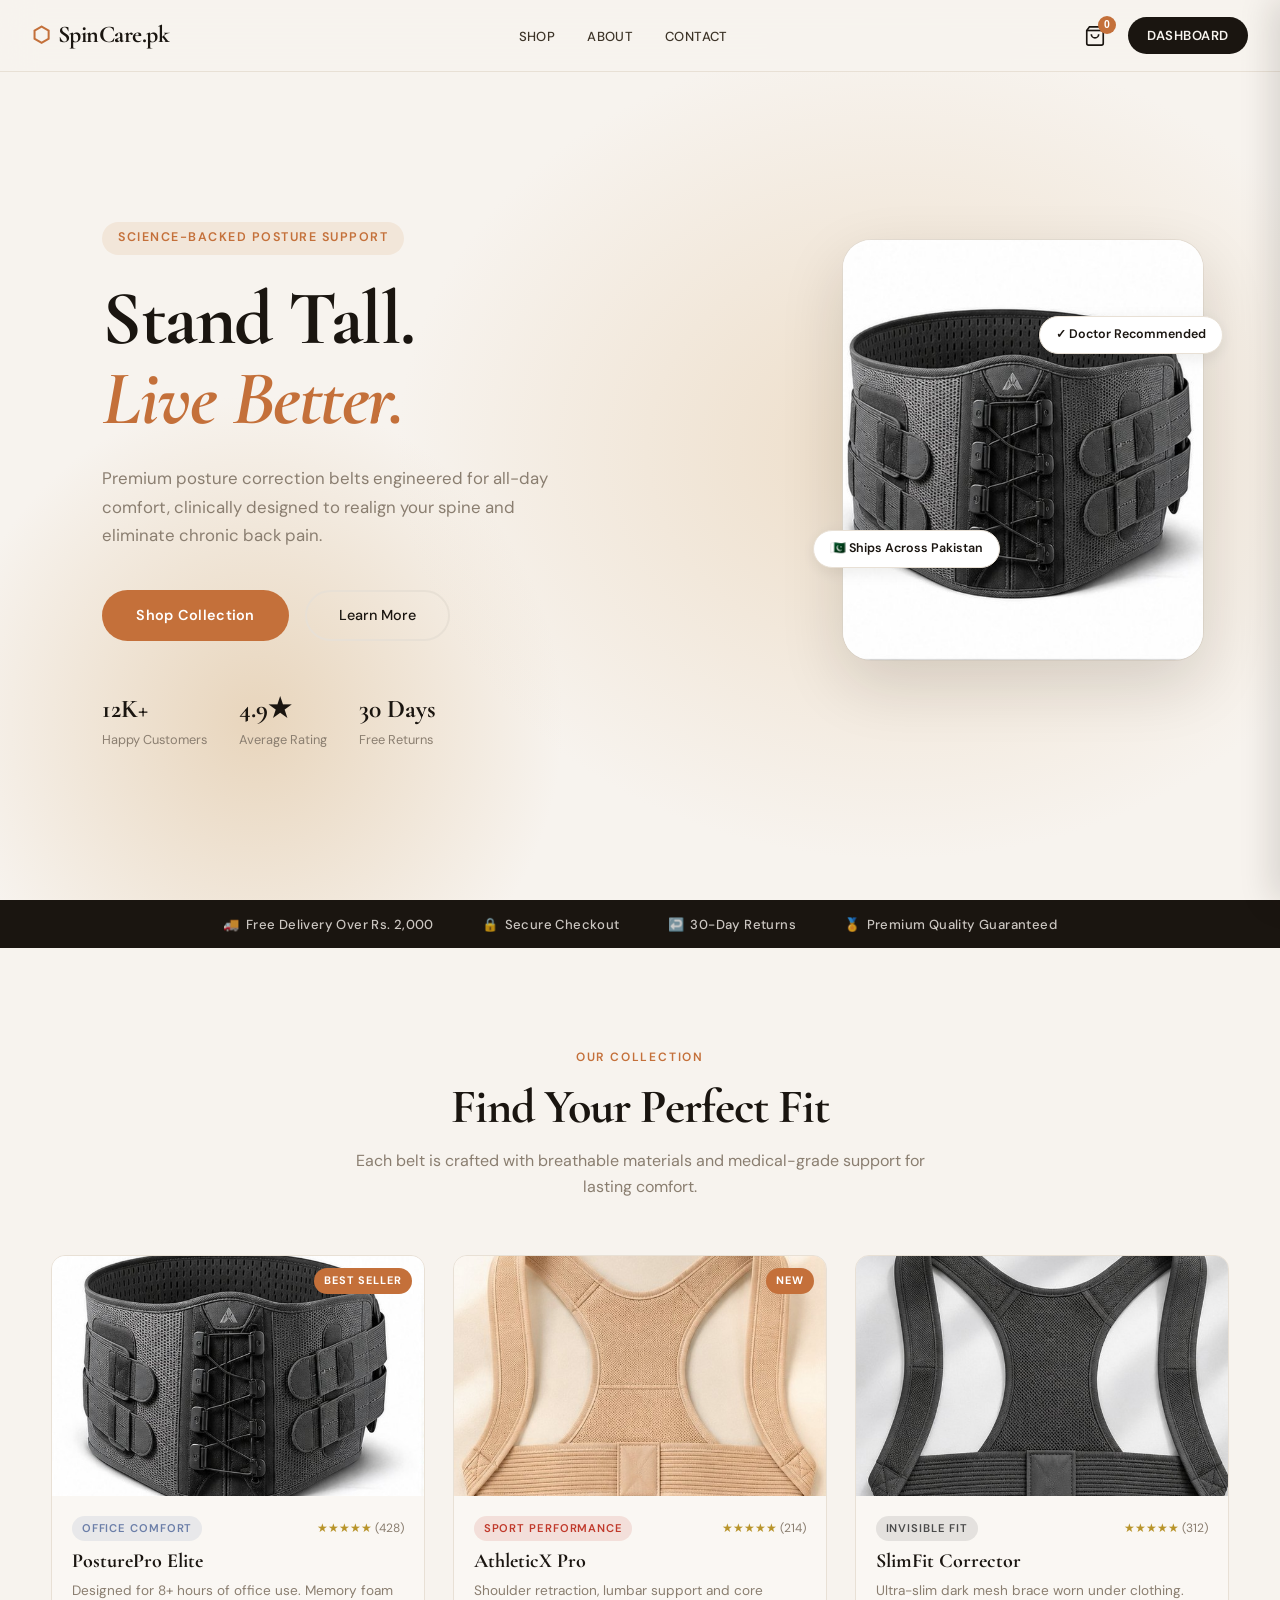
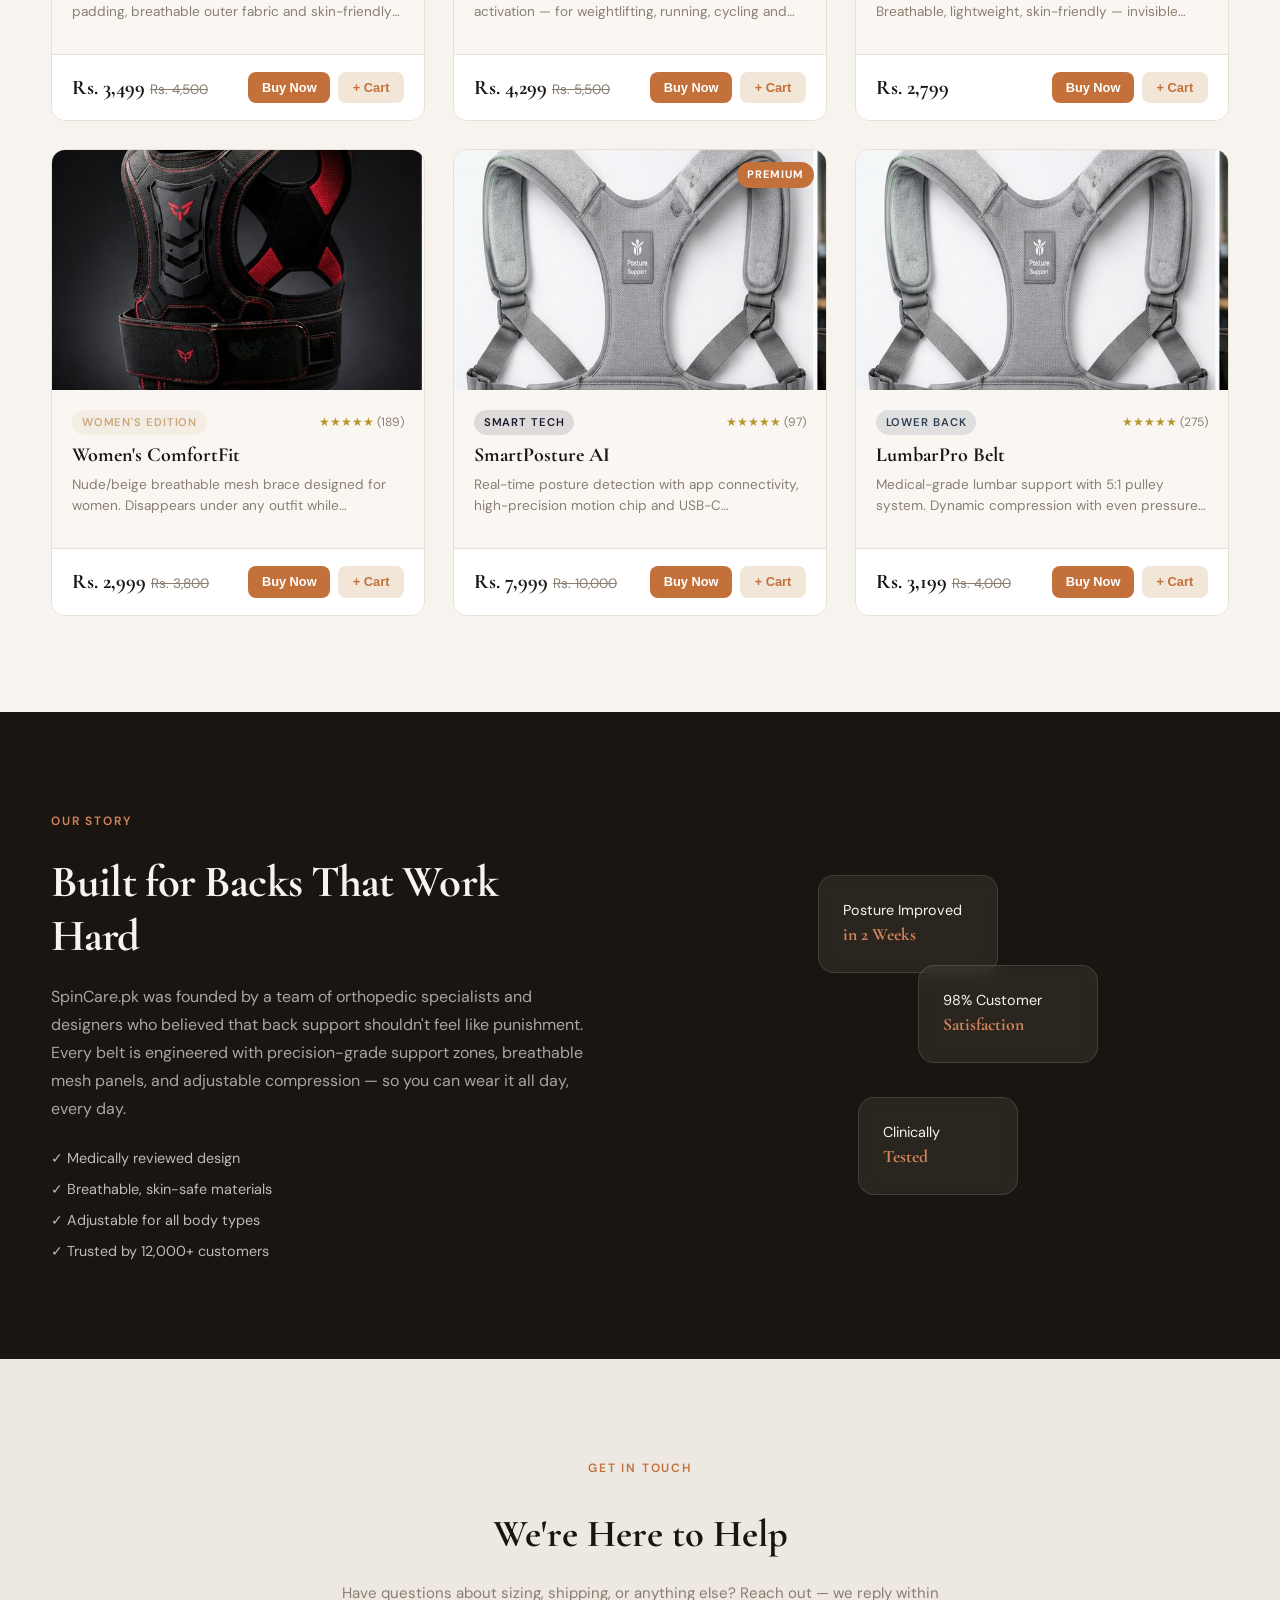
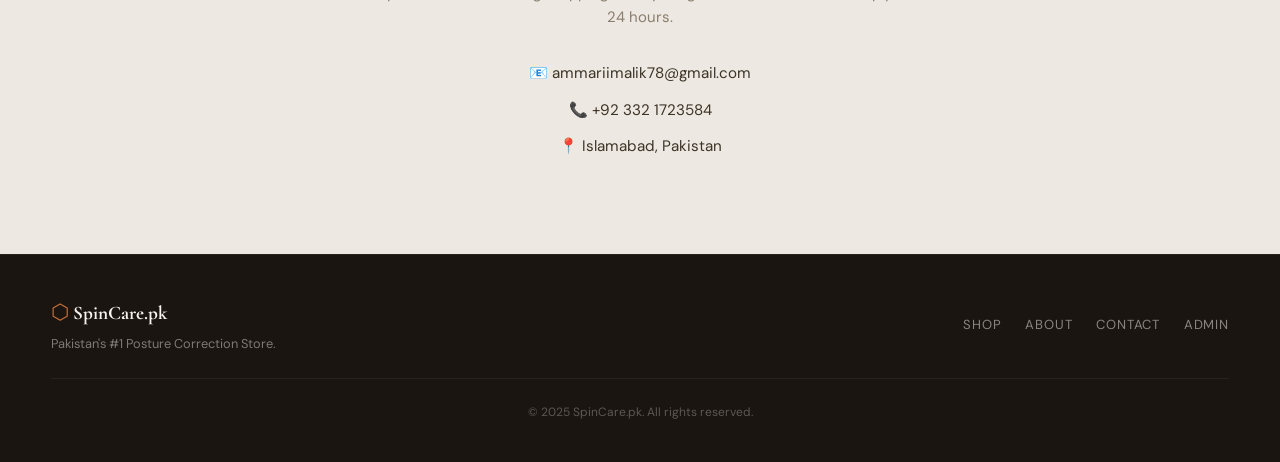
<file: index.html>
<!DOCTYPE html>
<html lang="en">
<head>
  <meta charset="UTF-8" />
  <meta name="viewport" content="width=device-width, initial-scale=1.0" />
  <title>SpinCare.pk — Premium Posture Belts</title>
  <link rel="stylesheet" href="style.css" />
  <link href="https://fonts.googleapis.com/css2?family=Cormorant+Garamond:ital,wght@0,400;0,600;0,700;1,400&family=DM+Sans:wght@300;400;500;600&display=swap" rel="stylesheet" />
</head>
<body>

<!-- NAVBAR -->
<nav class="navbar" id="navbar">
  <div class="nav-container">
    <a href="index.html" class="logo">
      <span class="logo-icon">⬡</span>
      <span class="logo-text">SpinCare.pk</span>
    </a>
    <ul class="nav-links" id="navLinks">
      <li><a href="#products">Shop</a></li>
      <li><a href="#about">About</a></li>
      <li><a href="#contact">Contact</a></li>
    </ul>
    <div class="nav-actions">
      <button class="cart-btn" onclick="openCart()">
        <svg width="22" height="22" viewBox="0 0 24 24" fill="none" stroke="currentColor" stroke-width="1.8"><path d="M6 2L3 6v14a2 2 0 002 2h14a2 2 0 002-2V6l-3-4z"/><line x1="3" y1="6" x2="21" y2="6"/><path d="M16 10a4 4 0 01-8 0"/></svg>
        <span class="cart-count" id="cartCount">0</span>
      </button>
      <a href="dashboard.html" class="dashboard-btn">Dashboard</a>
      <button class="menu-toggle" id="menuToggle" onclick="toggleMenu()">
        <span></span><span></span><span></span>
      </button>
    </div>
  </div>
</nav>

<!-- HERO -->
<section class="hero">
  <div class="hero-bg">
    <div class="hero-grain"></div>
    <div class="hero-gradient"></div>
  </div>
  <div class="hero-content">
    <span class="hero-label">Science-Backed Posture Support</span>
    <h1 class="hero-title">Stand Tall.<br/><em>Live Better.</em></h1>
    <p class="hero-sub">Premium posture correction belts engineered for all-day comfort, clinically designed to realign your spine and eliminate chronic back pain.</p>
    <div class="hero-actions">
      <a href="#products" class="btn-primary">Shop Collection</a>
      <a href="#about" class="btn-ghost">Learn More</a>
    </div>
    <div class="hero-stats">
      <div class="stat"><span>12K+</span><p>Happy Customers</p></div>
      <div class="stat"><span>4.9★</span><p>Average Rating</p></div>
      <div class="stat"><span>30 Days</span><p>Free Returns</p></div>
    </div>
  </div>
  <div class="hero-visual">
    <div class="hero-img-wrap">
      <div class="hero-img-placeholder">
        <img id="heroImg" alt="SpinCare PosturePro Elite" style="width:100%;height:100%;object-fit:cover;border-radius:20px;" />
      </div>
    </div>
    <div class="floating-badge badge-1">✓ Doctor Recommended</div>
    <div class="floating-badge badge-2">🇵🇰 Ships Across Pakistan</div>
  </div>
</section>

<!-- TRUST BAR -->
<div class="trust-bar">
  <div class="trust-items">
    <div class="trust-item"><span>🚚</span> Free Delivery Over Rs. 2,000</div>
    <div class="trust-item"><span>🔒</span> Secure Checkout</div>
    <div class="trust-item"><span>↩️</span> 30-Day Returns</div>
    <div class="trust-item"><span>🏅</span> Premium Quality Guaranteed</div>
  </div>
</div>

<!-- PRODUCTS -->
<section class="products-section" id="products">
  <div class="section-header">
    <span class="section-label">Our Collection</span>
    <h2>Find Your Perfect Fit</h2>
    <p>Each belt is crafted with breathable materials and medical-grade support for lasting comfort.</p>
  </div>
  <div class="products-grid" id="productsGrid">
    <!-- Cards injected by JS -->
  </div>
</section>

<!-- ABOUT -->
<section class="about-section" id="about">
  <div class="about-content">
    <span class="section-label">Our Story</span>
    <h2>Built for Backs That Work Hard</h2>
    <p>SpinCare.pk was founded by a team of orthopedic specialists and designers who believed that back support shouldn't feel like punishment. Every belt is engineered with precision-grade support zones, breathable mesh panels, and adjustable compression — so you can wear it all day, every day.</p>
    <ul class="about-list">
      <li>✓ Medically reviewed design</li>
      <li>✓ Breathable, skin-safe materials</li>
      <li>✓ Adjustable for all body types</li>
      <li>✓ Trusted by 12,000+ customers</li>
    </ul>
  </div>
  <div class="about-visual">
    <div class="about-card-stack">
      <div class="about-card ac1">Posture Improved<br/><strong>in 2 Weeks</strong></div>
      <div class="about-card ac2">98% Customer<br/><strong>Satisfaction</strong></div>
      <div class="about-card ac3">Clinically<br/><strong>Tested</strong></div>
    </div>
  </div>
</section>

<!-- CONTACT -->
<section class="contact-section" id="contact">
  <div class="contact-inner">
    <span class="section-label">Get in Touch</span>
    <h2>We're Here to Help</h2>
    <p>Have questions about sizing, shipping, or anything else? Reach out — we reply within 24 hours.</p>
    <div class="contact-links">
      <a href="mailto:support@spincare.pk" class="contact-link">📧 ammariimalik78@gmail.com</a>
      <a href="tel:+923001234567" class="contact-link">📞 +92 332 1723584</a>
      <span class="contact-link">📍 Islamabad, Pakistan</span>
    </div>
  </div>
</section>

<!-- FOOTER -->
<footer class="footer">
  <div class="footer-inner">
    <div class="footer-brand">
      <span class="logo-icon">⬡</span>
      <span class="logo-text">SpinCare.pk</span>
      <p>Pakistan's #1 Posture Correction Store.</p>
    </div>
    <div class="footer-links">
      <a href="#products">Shop</a>
      <a href="#about">About</a>
      <a href="#contact">Contact</a>
      <a href="dashboard.html">Admin</a>
    </div>
    <p class="footer-copy">© 2025 SpinCare.pk. All rights reserved.</p>
  </div>
</footer>

<!-- CART SIDEBAR -->
<div class="cart-overlay" id="cartOverlay" onclick="closeCart()"></div>
<div class="cart-sidebar" id="cartSidebar">
  <div class="cart-header">
    <h3>Your Cart</h3>
    <button onclick="closeCart()" class="cart-close">✕</button>
  </div>
  <div class="cart-items" id="cartItems">
    <div class="cart-empty">
      <svg width="48" height="48" viewBox="0 0 24 24" fill="none" stroke="currentColor" stroke-width="1.2"><path d="M6 2L3 6v14a2 2 0 002 2h14a2 2 0 002-2V6l-3-4z"/><line x1="3" y1="6" x2="21" y2="6"/><path d="M16 10a4 4 0 01-8 0"/></svg>
      <p>Your cart is empty</p>
    </div>
  </div>
  <div class="cart-footer" id="cartFooter" style="display:none">
    <div class="cart-total">
      <span>Total</span>
      <strong id="cartTotal">Rs. 0</strong>
    </div>
    <button class="btn-primary full-width" onclick="checkoutFromCart()">Proceed to Checkout</button>
  </div>
</div>

<script src="images.js"></script>
<script src="app.js"></script>
<script>document.getElementById("heroImg").src=IMAGES["p1_thumb"];</script>
</body>
</html>
</file>
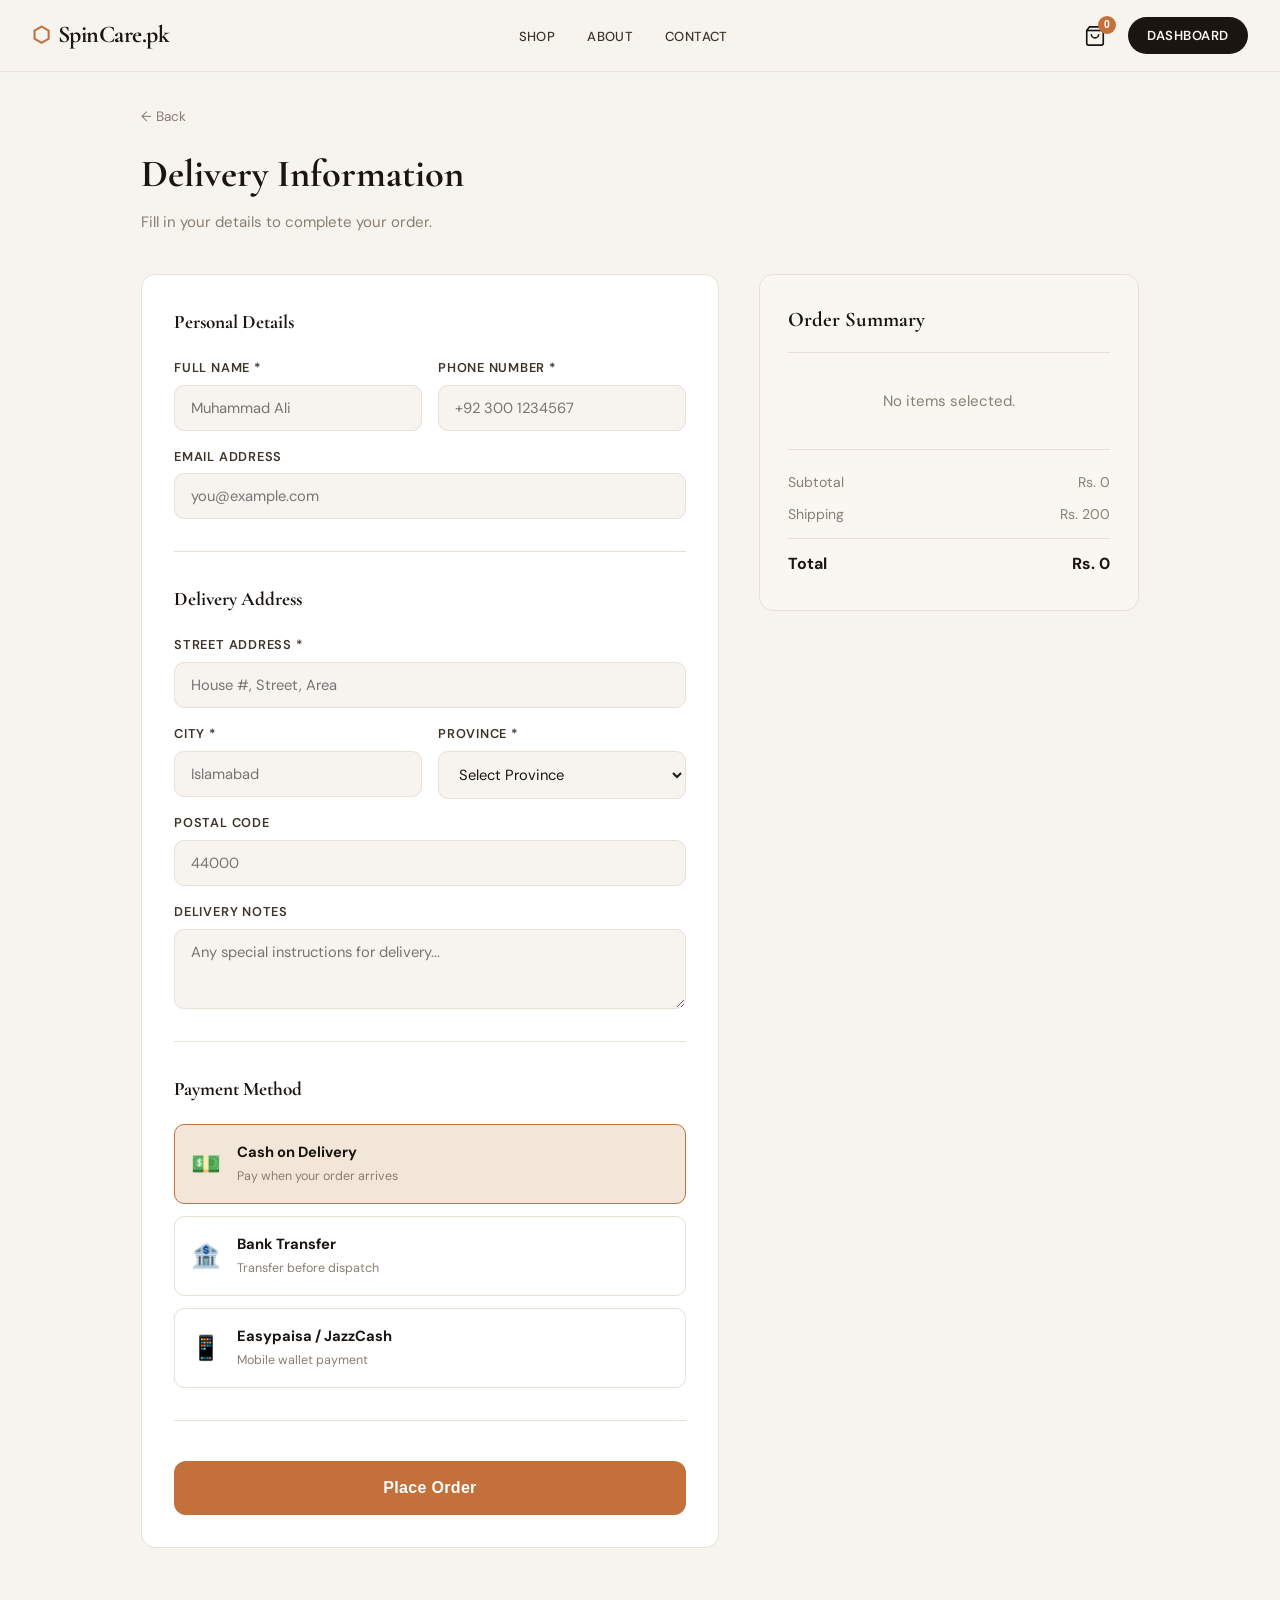
<file: checkout.html>
<!DOCTYPE html>
<html lang="en">
<head>
  <meta charset="UTF-8" />
  <meta name="viewport" content="width=device-width, initial-scale=1.0" />
  <title>Checkout — SpinCare.pk</title>
  <link rel="stylesheet" href="style.css" />
  <link href="https://fonts.googleapis.com/css2?family=Cormorant+Garamond:ital,wght@0,400;0,600;0,700;1,400&family=DM+Sans:wght@300;400;500;600&display=swap" rel="stylesheet" />
</head>
<body>

<nav class="navbar" id="navbar">
  <div class="nav-container">
    <a href="index.html" class="logo">
      <span class="logo-icon">⬡</span>
      <span class="logo-text">SpinCare.pk</span>
    </a>
    <ul class="nav-links">
      <li><a href="index.html#products">Shop</a></li>
      <li><a href="index.html#about">About</a></li>
      <li><a href="index.html#contact">Contact</a></li>
    </ul>
    <div class="nav-actions">
      <button class="cart-btn" onclick="window.history.back()">
        <svg width="22" height="22" viewBox="0 0 24 24" fill="none" stroke="currentColor" stroke-width="1.8"><path d="M6 2L3 6v14a2 2 0 002 2h14a2 2 0 002-2V6l-3-4z"/><line x1="3" y1="6" x2="21" y2="6"/><path d="M16 10a4 4 0 01-8 0"/></svg>
        <span class="cart-count" id="cartCount">0</span>
      </button>
      <a href="dashboard.html" class="dashboard-btn">Dashboard</a>
    </div>
  </div>
</nav>

<div class="checkout-page">
  <div class="checkout-header">
    <a href="javascript:history.back()" class="back-link">← Back</a>
    <h1>Delivery Information</h1>
    <p>Fill in your details to complete your order.</p>
  </div>

  <div class="checkout-container">
    <div class="checkout-form-wrap">
      <form class="checkout-form" id="checkoutForm" onsubmit="placeOrder(event)">

        <div class="form-section">
          <h3>Personal Details</h3>
          <div class="form-row">
            <div class="form-group">
              <label>Full Name *</label>
              <input type="text" id="fullName" placeholder="Muhammad Ali" required />
            </div>
            <div class="form-group">
              <label>Phone Number *</label>
              <input type="tel" id="phone" placeholder="+92 300 1234567" required />
            </div>
          </div>
          <div class="form-group">
            <label>Email Address</label>
            <input type="email" id="email" placeholder="you@example.com" />
          </div>
        </div>

        <div class="form-section">
          <h3>Delivery Address</h3>
          <div class="form-group">
            <label>Street Address *</label>
            <input type="text" id="street" placeholder="House #, Street, Area" required />
          </div>
          <div class="form-row">
            <div class="form-group">
              <label>City *</label>
              <input type="text" id="city" placeholder="Islamabad" required />
            </div>
            <div class="form-group">
              <label>Province *</label>
              <select id="province" required>
                <option value="">Select Province</option>
                <option>Punjab</option>
                <option>Sindh</option>
                <option>KPK</option>
                <option>Balochistan</option>
                <option>Islamabad Capital Territory</option>
                <option>Gilgit-Baltistan</option>
                <option>AJK</option>
              </select>
            </div>
          </div>
          <div class="form-group">
            <label>Postal Code</label>
            <input type="text" id="postal" placeholder="44000" />
          </div>
          <div class="form-group">
            <label>Delivery Notes</label>
            <textarea id="notes" placeholder="Any special instructions for delivery..."></textarea>
          </div>
        </div>

        <div class="form-section">
          <h3>Payment Method</h3>
          <div class="payment-options">
            <label class="payment-option selected">
              <input type="radio" name="payment" value="cod" checked />
              <span class="po-icon">💵</span>
              <div>
                <strong>Cash on Delivery</strong>
                <p>Pay when your order arrives</p>
              </div>
            </label>
            <label class="payment-option">
              <input type="radio" name="payment" value="bank" />
              <span class="po-icon">🏦</span>
              <div>
                <strong>Bank Transfer</strong>
                <p>Transfer before dispatch</p>
              </div>
            </label>
            <label class="payment-option">
              <input type="radio" name="payment" value="easypaisa" />
              <span class="po-icon">📱</span>
              <div>
                <strong>Easypaisa / JazzCash</strong>
                <p>Mobile wallet payment</p>
              </div>
            </label>
          </div>
        </div>

        <button type="submit" class="btn-primary full-width place-order-btn" id="placeOrderBtn">
          Place Order
        </button>
      </form>
    </div>

    <div class="checkout-summary">
      <h3>Order Summary</h3>
      <div class="summary-items" id="summaryItems"></div>
      <div class="summary-totals">
        <div class="summary-row"><span>Subtotal</span><span id="summarySubtotal">Rs. 0</span></div>
        <div class="summary-row"><span>Shipping</span><span id="summaryShipping">Rs. 200</span></div>
        <div class="summary-row total-row"><strong>Total</strong><strong id="summaryTotal">Rs. 0</strong></div>
      </div>
    </div>
  </div>
</div>

<!-- Success Modal -->
<div class="modal-overlay" id="successModal" style="display:none">
  <div class="modal-box success-modal">
    <div class="success-icon">✓</div>
    <h2>Order Placed!</h2>
    <p>Thank you for your order. We'll contact you shortly to confirm delivery details.</p>
    <p id="orderIdDisplay"></p>
    <a href="index.html" class="btn-primary">Continue Shopping</a>
  </div>
</div>

<script src="images.js"></script>
<script src="app.js"></script>
<script>
  // Payment option styling
  document.querySelectorAll('.payment-option input').forEach(radio => {
    radio.addEventListener('change', () => {
      document.querySelectorAll('.payment-option').forEach(opt => opt.classList.remove('selected'));
      radio.closest('.payment-option').classList.add('selected');
    });
  });

  // Load order items
  window.addEventListener('DOMContentLoaded', () => {
    updateCartCount();
    const params = new URLSearchParams(window.location.search);
    const mode = params.get('mode');
    let items = [];

    if (mode === 'buynow') {
      items = JSON.parse(localStorage.getItem('buyNowItems') || '[]');
    } else {
      items = getCart();
    }

    const container = document.getElementById('summaryItems');
    if (items.length === 0) {
      container.innerHTML = '<p style="color:var(--text-muted);text-align:center;padding:1rem">No items selected.</p>';
      return;
    }

    let subtotal = 0;
    container.innerHTML = items.map(item => {
      const lineTotal = item.price * (item.qty || 1);
      subtotal += lineTotal;
      return `<div class="summary-item">
        <div class="si-info">
          <span class="si-name">${item.name}</span>
          <span class="si-size">Size: ${item.size || 'M'} × ${item.qty || 1}</span>
        </div>
        <span class="si-price">Rs. ${lineTotal.toLocaleString()}</span>
      </div>`;
    }).join('');

    const shipping = subtotal >= 2000 ? 0 : 200;
    document.getElementById('summarySubtotal').textContent = `Rs. ${subtotal.toLocaleString()}`;
    document.getElementById('summaryShipping').textContent = shipping === 0 ? 'FREE' : `Rs. ${shipping}`;
    document.getElementById('summaryTotal').textContent = `Rs. ${(subtotal + shipping).toLocaleString()}`;

    // Store for order
    window._checkoutItems = items;
    window._checkoutTotal = subtotal + shipping;
  });

  function placeOrder(e) {
    e.preventDefault();
    const btn = document.getElementById('placeOrderBtn');
    btn.textContent = 'Placing Order...';
    btn.disabled = true;

    const orderData = {
      id: 'PP-' + Date.now(),
      timestamp: new Date().toLocaleString('en-PK', { timeZone: 'Asia/Karachi' }),
      customer: {
        name: document.getElementById('fullName').value,
        phone: document.getElementById('phone').value,
        email: document.getElementById('email').value,
      },
      address: {
        street: document.getElementById('street').value,
        city: document.getElementById('city').value,
        province: document.getElementById('province').value,
        postal: document.getElementById('postal').value,
        notes: document.getElementById('notes').value,
      },
      payment: document.querySelector('input[name="payment"]:checked').value,
      items: window._checkoutItems || [],
      total: window._checkoutTotal || 0,
      status: 'Pending'
    };

    // Save to localStorage for dashboard
    const orders = JSON.parse(localStorage.getItem('pp_orders') || '[]');
    orders.unshift(orderData);
    localStorage.setItem('pp_orders', JSON.stringify(orders));

    // Send email via EmailJS
    sendOrderEmail(orderData);

    // Clear cart if not buy-now
    const params = new URLSearchParams(window.location.search);
    if (params.get('mode') !== 'buynow') {
      localStorage.removeItem('pp_cart');
    }

    setTimeout(() => {
      btn.textContent = 'Place Order';
      btn.disabled = false;
      document.getElementById('orderIdDisplay').textContent = `Order ID: ${orderData.id}`;
      document.getElementById('successModal').style.display = 'flex';
    }, 1200);
  }
</script>
</body>
</html>
</file>
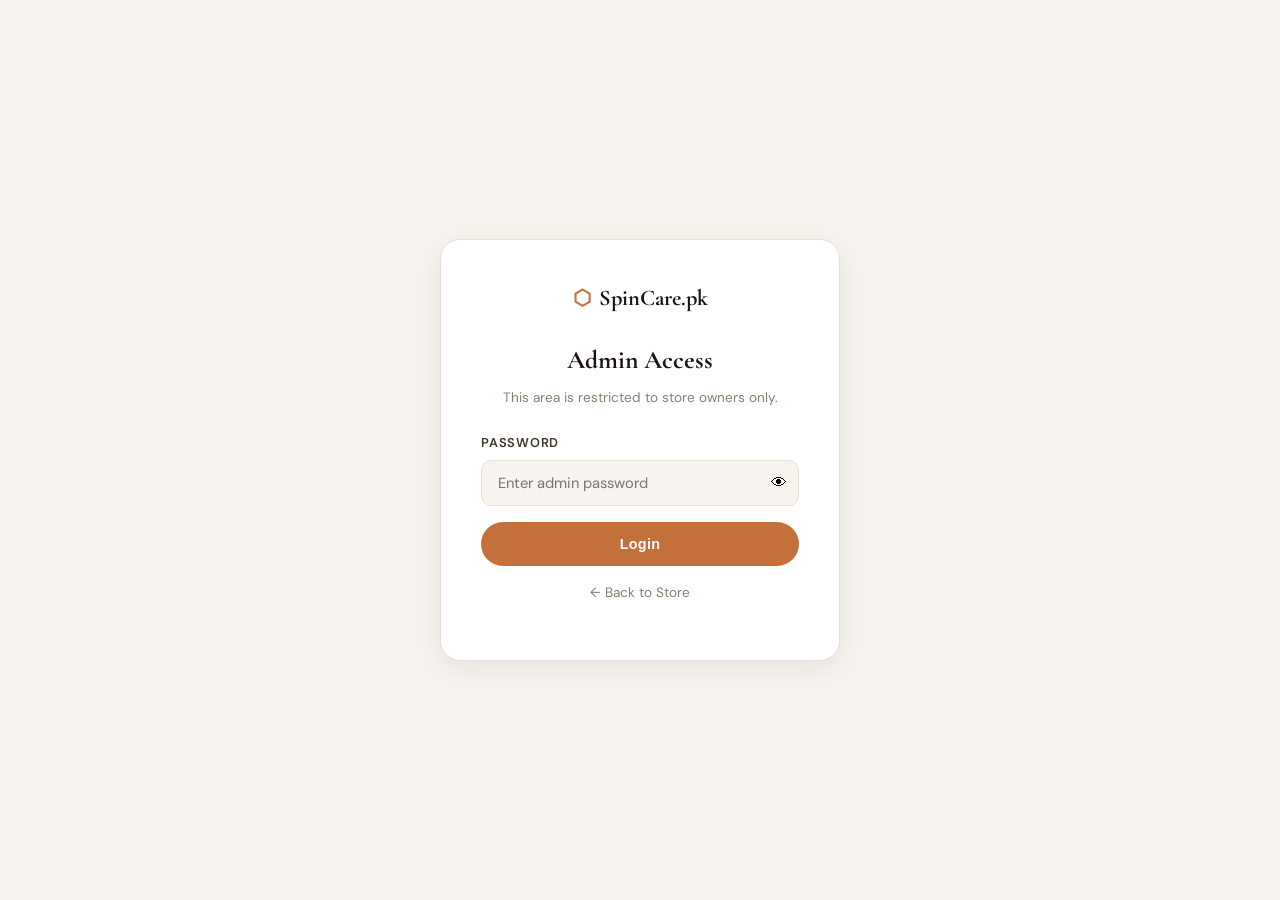
<file: dashboard.html>
<!DOCTYPE html>
<html lang="en">
<head>
  <meta charset="UTF-8" />
  <meta name="viewport" content="width=device-width, initial-scale=1.0" />
  <title>Admin Dashboard — SpinCare.pk</title>
  <link rel="stylesheet" href="style.css" />
  <link href="https://fonts.googleapis.com/css2?family=Cormorant+Garamond:ital,wght@0,400;0,600;0,700;1,400&family=DM+Sans:wght@300;400;500;600&display=swap" rel="stylesheet" />
</head>
<body class="dashboard-body">

<!-- LOGIN GATE -->
<div class="login-gate" id="loginGate">
  <div class="login-box">
    <div class="login-logo">
      <span class="logo-icon">⬡</span>
      <span class="logo-text">SpinCare.pk</span>
    </div>
    <h2>Admin Access</h2>
    <p>This area is restricted to store owners only.</p>
    <div class="form-group">
      <label>Password</label>
      <div class="pw-wrap">
        <input type="password" id="adminPwInput" placeholder="Enter admin password" onkeypress="if(event.key==='Enter') checkLogin()" />
        <button type="button" onclick="togglePw()" class="pw-toggle">👁</button>
      </div>
    </div>
    <div class="login-error" id="loginError" style="display:none">Incorrect password. Try again.</div>
    <button class="btn-primary full-width" onclick="checkLogin()">Login</button>
    <a href="index.html" class="back-link" style="display:block;text-align:center;margin-top:1rem">← Back to Store</a>
  </div>
</div>

<!-- DASHBOARD -->
<div class="dashboard-wrap" id="dashboardWrap" style="display:none">
  <aside class="dash-sidebar">
    <div class="dash-brand">
      <span class="logo-icon">⬡</span>
      <span class="logo-text">SpinCare.pk</span>
    </div>
    <nav class="dash-nav">
      <a class="dash-nav-item active" onclick="showTab('orders', this)">📦 Orders</a>
      <a class="dash-nav-item" onclick="showTab('stats', this)">📊 Stats</a>
      <a class="dash-nav-item" onclick="showTab('products', this)">🏷️ Products</a>
    </nav>
    <div class="dash-sidebar-footer">
      <button onclick="logout()" class="logout-btn">↩ Logout</button>
      <a href="index.html" class="logout-btn" style="margin-top:0.5rem; display:block; text-align:center;">🛍 View Store</a>
    </div>
  </aside>

  <main class="dash-main">
    <!-- ORDERS TAB -->
    <div class="dash-tab" id="tab-orders">
      <div class="dash-top-bar">
        <div>
          <h1>Orders</h1>
          <p id="ordersSubtitle">All customer orders</p>
        </div>
        <div class="dash-actions">
          <select id="statusFilter" onchange="renderOrders()">
            <option value="">All Statuses</option>
            <option value="Pending">Pending</option>
            <option value="Confirmed">Confirmed</option>
            <option value="Shipped">Shipped</option>
            <option value="Delivered">Delivered</option>
            <option value="Cancelled">Cancelled</option>
          </select>
          <button class="btn-outline" onclick="exportCSV()">⬇ Export CSV</button>
          <button class="btn-danger" onclick="clearOrders()">🗑 Clear All</button>
        </div>
      </div>
      <div class="orders-table-wrap">
        <table class="orders-table" id="ordersTable">
          <thead>
            <tr>
              <th>Order ID</th>
              <th>Date</th>
              <th>Customer</th>
              <th>Phone</th>
              <th>City</th>
              <th>Items</th>
              <th>Total</th>
              <th>Payment</th>
              <th>Status</th>
              <th>Actions</th>
            </tr>
          </thead>
          <tbody id="ordersBody"></tbody>
        </table>
        <div id="noOrders" class="no-orders" style="display:none">
          <div class="no-orders-icon">📭</div>
          <h3>No orders yet</h3>
          <p>When customers place orders, they'll appear here.</p>
        </div>
      </div>
    </div>

    <!-- STATS TAB -->
    <div class="dash-tab" id="tab-stats" style="display:none">
      <div class="dash-top-bar">
        <div><h1>Statistics</h1><p>Overview of your store performance</p></div>
      </div>
      <div class="stats-grid" id="statsGrid"></div>
      <div class="recent-section">
        <h3>Recent Orders</h3>
        <div id="recentOrdersList"></div>
      </div>
    </div>

    <!-- PRODUCTS TAB -->
    <div class="dash-tab" id="tab-products" style="display:none">
      <div class="dash-top-bar">
        <div><h1>Products</h1><p>Your current product catalog</p></div>
      </div>
      <div class="dash-products-grid" id="dashProductsGrid"></div>
    </div>
  </main>

  <!-- ORDER DETAIL MODAL -->
  <div class="modal-overlay" id="orderModal" style="display:none" onclick="if(event.target===this) closeOrderModal()">
    <div class="modal-box order-modal">
      <div class="modal-header">
        <h3 id="modalOrderId">Order Details</h3>
        <button onclick="closeOrderModal()" class="cart-close">✕</button>
      </div>
      <div id="modalContent"></div>
    </div>
  </div>
</div>

<script src="images.js"></script>
<script src="app.js"></script>
<script>
  const ADMIN_PASSWORD = 'alihassan';

  function checkLogin() {
    const pw = document.getElementById('adminPwInput').value;
    if (pw === ADMIN_PASSWORD) {
      sessionStorage.setItem('pp_admin', 'true');
      document.getElementById('loginGate').style.display = 'none';
      document.getElementById('dashboardWrap').style.display = 'flex';
      initDashboard();
    } else {
      document.getElementById('loginError').style.display = 'block';
      document.getElementById('adminPwInput').classList.add('error-shake');
      setTimeout(() => document.getElementById('adminPwInput').classList.remove('error-shake'), 500);
    }
  }

  function togglePw() {
    const inp = document.getElementById('adminPwInput');
    inp.type = inp.type === 'password' ? 'text' : 'password';
  }

  function logout() {
    sessionStorage.removeItem('pp_admin');
    document.getElementById('loginGate').style.display = 'flex';
    document.getElementById('dashboardWrap').style.display = 'none';
    document.getElementById('adminPwInput').value = '';
  }

  function showTab(name, el) {
    document.querySelectorAll('.dash-tab').forEach(t => t.style.display = 'none');
    document.getElementById('tab-' + name).style.display = 'block';
    document.querySelectorAll('.dash-nav-item').forEach(a => a.classList.remove('active'));
    el.classList.add('active');
    if (name === 'stats') renderStats();
    if (name === 'products') renderDashProducts();
  }

  function getOrders() {
    return JSON.parse(localStorage.getItem('pp_orders') || '[]');
  }

  function initDashboard() {
    renderOrders();
    renderStats();
    renderDashProducts();
  }

  function renderOrders() {
    const orders = getOrders();
    const filter = document.getElementById('statusFilter').value;
    const filtered = filter ? orders.filter(o => o.status === filter) : orders;
    document.getElementById('ordersSubtitle').textContent = `${filtered.length} order${filtered.length !== 1 ? 's' : ''}`;

    const tbody = document.getElementById('ordersBody');
    if (filtered.length === 0) {
      tbody.innerHTML = '';
      document.getElementById('noOrders').style.display = 'flex';
      document.getElementById('ordersTable').style.display = 'none';
      return;
    }
    document.getElementById('noOrders').style.display = 'none';
    document.getElementById('ordersTable').style.display = 'table';

    tbody.innerHTML = filtered.map(order => {
      const statusColors = { Pending: '#f59e0b', Confirmed: '#3b82f6', Shipped: '#8b5cf6', Delivered: '#10b981', Cancelled: '#ef4444' };
      const col = statusColors[order.status] || '#6b7280';
      const itemNames = order.items.map(i => i.name).join(', ');
      const paymentLabels = { cod: 'Cash on Delivery', bank: 'Bank Transfer', easypaisa: 'Easypaisa/JazzCash' };
      return `<tr onclick="openOrderModal('${order.id}')" style="cursor:pointer">
        <td><span class="order-id-cell">${order.id}</span></td>
        <td>${order.timestamp}</td>
        <td>${order.customer.name}</td>
        <td>${order.customer.phone}</td>
        <td>${order.address.city}</td>
        <td class="items-cell" title="${itemNames}">${itemNames.substring(0,30)}${itemNames.length > 30 ? '…' : ''}</td>
        <td><strong>Rs. ${order.total.toLocaleString()}</strong></td>
        <td>${paymentLabels[order.payment] || order.payment}</td>
        <td>
          <select class="status-select" style="--sc:${col}" onclick="event.stopPropagation()" onchange="updateStatus('${order.id}', this.value)">
            ${['Pending','Confirmed','Shipped','Delivered','Cancelled'].map(s => `<option value="${s}" ${order.status === s ? 'selected' : ''}>${s}</option>`).join('')}
          </select>
        </td>
        <td onclick="event.stopPropagation()">
          <button class="action-btn" onclick="openOrderModal('${order.id}')">View</button>
          <button class="action-btn danger" onclick="deleteOrder('${order.id}')">Del</button>
        </td>
      </tr>`;
    }).join('');
  }

  function updateStatus(orderId, newStatus) {
    const orders = getOrders();
    const o = orders.find(x => x.id === orderId);
    if (o) { o.status = newStatus; localStorage.setItem('pp_orders', JSON.stringify(orders)); }
  }

  function deleteOrder(id) {
    if (!confirm('Delete this order?')) return;
    const orders = getOrders().filter(o => o.id !== id);
    localStorage.setItem('pp_orders', JSON.stringify(orders));
    renderOrders();
  }

  function clearOrders() {
    if (!confirm('Clear ALL orders? This cannot be undone.')) return;
    localStorage.removeItem('pp_orders');
    renderOrders();
  }

  function openOrderModal(id) {
    const order = getOrders().find(o => o.id === id);
    if (!order) return;
    document.getElementById('modalOrderId').textContent = `Order ${order.id}`;
    document.getElementById('modalContent').innerHTML = `
      <div class="modal-sections">
        <div class="modal-section">
          <h4>Customer</h4>
          <p><strong>Name:</strong> ${order.customer.name}</p>
          <p><strong>Phone:</strong> ${order.customer.phone}</p>
          <p><strong>Email:</strong> ${order.customer.email || 'N/A'}</p>
        </div>
        <div class="modal-section">
          <h4>Delivery Address</h4>
          <p>${order.address.street}</p>
          <p>${order.address.city}, ${order.address.province} ${order.address.postal}</p>
          ${order.address.notes ? `<p><em>Notes: ${order.address.notes}</em></p>` : ''}
        </div>
        <div class="modal-section">
          <h4>Order Items</h4>
          ${order.items.map(item => `<div class="modal-item"><span>${item.name} (${item.size || 'M'}) × ${item.qty || 1}</span><span>Rs. ${(item.price * (item.qty||1)).toLocaleString()}</span></div>`).join('')}
          <div class="modal-item total-line"><strong>Total</strong><strong>Rs. ${order.total.toLocaleString()}</strong></div>
        </div>
        <div class="modal-section">
          <h4>Payment</h4>
          <p>${{ cod: 'Cash on Delivery', bank: 'Bank Transfer', easypaisa: 'Easypaisa/JazzCash' }[order.payment] || order.payment}</p>
        </div>
      </div>
    `;
    document.getElementById('orderModal').style.display = 'flex';
  }

  function closeOrderModal() {
    document.getElementById('orderModal').style.display = 'none';
  }

  function renderStats() {
    const orders = getOrders();
    const totalRevenue = orders.reduce((sum, o) => sum + o.total, 0);
    const pending = orders.filter(o => o.status === 'Pending').length;
    const delivered = orders.filter(o => o.status === 'Delivered').length;
    const cities = [...new Set(orders.map(o => o.address.city))].length;

    document.getElementById('statsGrid').innerHTML = `
      <div class="stat-card"><div class="sc-icon" style="background:#10b98120">📦</div><div class="sc-info"><p>Total Orders</p><h2>${orders.length}</h2></div></div>
      <div class="stat-card"><div class="sc-icon" style="background:#3b82f620">💰</div><div class="sc-info"><p>Total Revenue</p><h2>Rs. ${totalRevenue.toLocaleString()}</h2></div></div>
      <div class="stat-card"><div class="sc-icon" style="background:#f59e0b20">⏳</div><div class="sc-info"><p>Pending Orders</p><h2>${pending}</h2></div></div>
      <div class="stat-card"><div class="sc-icon" style="background:#8b5cf620">✅</div><div class="sc-info"><p>Delivered</p><h2>${delivered}</h2></div></div>
      <div class="stat-card"><div class="sc-icon" style="background:#ec489920">🌍</div><div class="sc-info"><p>Cities Reached</p><h2>${cities}</h2></div></div>
      <div class="stat-card"><div class="sc-icon" style="background:#06b6d420">📈</div><div class="sc-info"><p>Avg. Order Value</p><h2>Rs. ${orders.length ? Math.round(totalRevenue/orders.length).toLocaleString() : 0}</h2></div></div>
    `;

    const recent = orders.slice(0, 5);
    document.getElementById('recentOrdersList').innerHTML = recent.length === 0
      ? '<p style="color:var(--text-muted)">No recent orders.</p>'
      : recent.map(o => `<div class="recent-order-row"><span class="ro-id">${o.id}</span><span>${o.customer.name}</span><span>${o.address.city}</span><span><strong>Rs. ${o.total.toLocaleString()}</strong></span><span class="status-pill">${o.status}</span></div>`).join('');
  }

  function renderDashProducts() {
    document.getElementById('dashProductsGrid').innerHTML = PRODUCTS.map(p => `
      <div class="dash-product-card">
        <div class="dpc-color" style="background:${p.color}20; border:2px solid ${p.color}40; overflow:hidden; height:100px;">
          <img src="${p.image}" alt="${p.name}" style="width:100%;height:100%;object-fit:cover;" onerror="this.style.display='none'">
        </div>
        <div class="dpc-info">
          <h4>${p.name}</h4>
          <p>${p.tag}</p>
          <strong>Rs. ${p.price.toLocaleString()}</strong>
        </div>
      </div>
    `).join('');
  }

  function exportCSV() {
    const orders = getOrders();
    if (orders.length === 0) { alert('No orders to export.'); return; }
    const headers = ['Order ID','Date','Name','Phone','Email','City','Province','Items','Total','Payment','Status'];
    const rows = orders.map(o => [
      o.id, o.timestamp, o.customer.name, o.customer.phone, o.customer.email || '',
      o.address.city, o.address.province,
      o.items.map(i => i.name + ' x' + (i.qty||1)).join(' | '),
      o.total, o.payment, o.status
    ]);
    const csv = [headers, ...rows].map(r => r.map(c => `"${c}"`).join(',')).join('\n');
    const blob = new Blob([csv], { type: 'text/csv' });
    const a = document.createElement('a');
    a.href = URL.createObjectURL(blob);
    a.download = `spincare-orders-${Date.now()}.csv`;
    a.click();
  }

  // Auto-check session
  window.addEventListener('DOMContentLoaded', () => {
    if (sessionStorage.getItem('pp_admin') === 'true') {
      document.getElementById('loginGate').style.display = 'none';
      document.getElementById('dashboardWrap').style.display = 'flex';
      initDashboard();
    }
  });
</script>
</body>
</html>
</file>
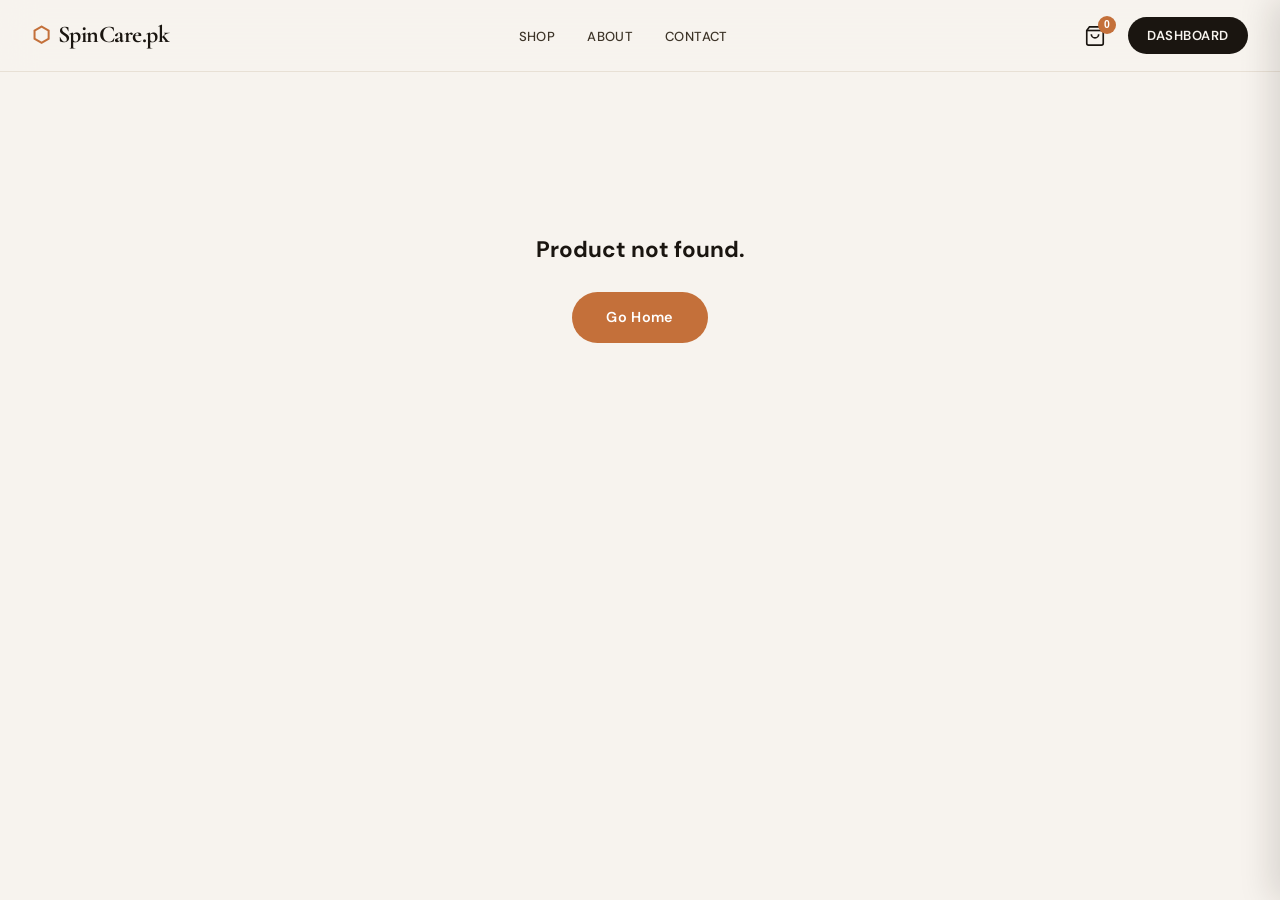
<file: product.html>
<!DOCTYPE html>
<html lang="en">
<head>
  <meta charset="UTF-8" />
  <meta name="viewport" content="width=device-width, initial-scale=1.0" />
  <title>Product Detail — SpinCare.pk</title>
  <link rel="stylesheet" href="style.css" />
  <link href="https://fonts.googleapis.com/css2?family=Cormorant+Garamond:ital,wght@0,400;0,600;0,700;1,400&family=DM+Sans:wght@300;400;500;600&display=swap" rel="stylesheet" />
</head>
<body>

<nav class="navbar" id="navbar">
  <div class="nav-container">
    <a href="index.html" class="logo">
      <span class="logo-icon">⬡</span>
      <span class="logo-text">SpinCare.pk</span>
    </a>
    <ul class="nav-links">
      <li><a href="index.html#products">Shop</a></li>
      <li><a href="index.html#about">About</a></li>
      <li><a href="index.html#contact">Contact</a></li>
    </ul>
    <div class="nav-actions">
      <button class="cart-btn" onclick="openCart()">
        <svg width="22" height="22" viewBox="0 0 24 24" fill="none" stroke="currentColor" stroke-width="1.8"><path d="M6 2L3 6v14a2 2 0 002 2h14a2 2 0 002-2V6l-3-4z"/><line x1="3" y1="6" x2="21" y2="6"/><path d="M16 10a4 4 0 01-8 0"/></svg>
        <span class="cart-count" id="cartCount">0</span>
      </button>
      <a href="dashboard.html" class="dashboard-btn">Dashboard</a>
    </div>
  </div>
</nav>

<div class="product-detail-page" id="productDetailPage">
  <!-- Injected by JS -->
</div>

<div class="cart-overlay" id="cartOverlay" onclick="closeCart()"></div>
<div class="cart-sidebar" id="cartSidebar">
  <div class="cart-header">
    <h3>Your Cart</h3>
    <button onclick="closeCart()" class="cart-close">✕</button>
  </div>
  <div class="cart-items" id="cartItems">
    <div class="cart-empty">
      <svg width="48" height="48" viewBox="0 0 24 24" fill="none" stroke="currentColor" stroke-width="1.2"><path d="M6 2L3 6v14a2 2 0 002 2h14a2 2 0 002-2V6l-3-4z"/><line x1="3" y1="6" x2="21" y2="6"/><path d="M16 10a4 4 0 01-8 0"/></svg>
      <p>Your cart is empty</p>
    </div>
  </div>
  <div class="cart-footer" id="cartFooter" style="display:none">
    <div class="cart-total">
      <span>Total</span>
      <strong id="cartTotal">Rs. 0</strong>
    </div>
    <button class="btn-primary full-width" onclick="checkoutFromCart()">Proceed to Checkout</button>
  </div>
</div>

<script src="images.js"></script>
<script src="app.js"></script>
<script>
  // Load product from URL param
  window.addEventListener('DOMContentLoaded', () => {
    const params = new URLSearchParams(window.location.search);
    const id = parseInt(params.get('id'));
    const product = PRODUCTS.find(p => p.id === id);
    if (!product) { document.getElementById('productDetailPage').innerHTML = '<div class="not-found"><h2>Product not found.</h2><a href="index.html" class="btn-primary">Go Home</a></div>'; return; }

    document.title = product.name + ' — SpinCare';

    const allImages = [product.image, ...(product.detailImages || [])];
    document.getElementById('productDetailPage').innerHTML = `
      <div class="detail-breadcrumb"><a href="index.html">Home</a> / <a href="index.html#products">Shop</a> / <span>${product.name}</span></div>
      <div class="detail-container">
        <div class="detail-gallery">
          <div class="detail-main-img">
            <img id="mainProductImg" src="${product.image}" alt="${product.name}" />
          </div>
          <div class="detail-thumbs">
            ${allImages.map((src, i) => `<div class="detail-thumb ${i===0?'active':''}" onclick="switchImage('${src}', this)">
              <img src="${src}" alt="${product.name} view ${i+1}" />
            </div>`).join('')}
          </div>
        </div>
        <div class="detail-info">
          <div class="detail-tags">
            <span class="product-tag" style="background:${product.color}20; color:${product.color}">${product.tag}</span>
            ${product.badge ? `<span class="badge-hot">${product.badge}</span>` : ''}
          </div>
          <h1 class="detail-title">${product.name}</h1>
          <div class="detail-rating">
            ${'★'.repeat(5)} <span>(${product.reviews} reviews)</span>
          </div>
          <div class="detail-price">
            <strong>Rs. ${product.price.toLocaleString()}</strong>
            ${product.oldPrice ? `<s>Rs. ${product.oldPrice.toLocaleString()}</s>` : ''}
          </div>
          <p class="detail-desc">${product.description}</p>
          <div class="detail-features">
            <h4>Key Features</h4>
            <ul>${product.features.map(f => `<li>✓ ${f}</li>`).join('')}</ul>
          </div>
          <div class="detail-sizes">
            <h4>Select Size</h4>
            <div class="size-options">
              ${['S','M','L','XL','XXL'].map(s => `<button class="size-btn" onclick="selectSize(this,'${s}')">${s}</button>`).join('')}
            </div>
          </div>
          <div class="detail-qty">
            <h4>Quantity</h4>
            <div class="qty-control">
              <button onclick="changeQty(-1)">−</button>
              <span id="detailQty">1</span>
              <button onclick="changeQty(1)">+</button>
            </div>
          </div>
          <div class="detail-actions">
            <button class="btn-primary" onclick="buyNowDetail(${product.id})">Buy Now</button>
            <button class="btn-outline" onclick="addToCartDetail(${product.id})">Add to Cart</button>
          </div>
          <div class="detail-meta">
            <span>🚚 Free delivery on orders over Rs. 2,000</span>
            <span>↩️ 30-day hassle-free returns</span>
            <span>🏅 Authentic SpinCare product</span>
          </div>
        </div>
      </div>
    `;
  });

  function switchImage(src, thumbEl) {
    document.getElementById('mainProductImg').src = src;
    document.querySelectorAll('.detail-thumb').forEach(t => t.classList.remove('active'));
    thumbEl.classList.add('active');
  }

  let detailQty = 1;
  let selectedSize = 'M';

  function selectSize(btn, s) {
    document.querySelectorAll('.size-btn').forEach(b => b.classList.remove('active'));
    btn.classList.add('active');
    selectedSize = s;
  }

  function changeQty(d) {
    detailQty = Math.max(1, detailQty + d);
    document.getElementById('detailQty').textContent = detailQty;
  }

  function buyNowDetail(id) {
    const product = PRODUCTS.find(p => p.id === id);
    const buyItems = [{ ...product, qty: detailQty, size: selectedSize }];
    localStorage.setItem('buyNowItems', JSON.stringify(buyItems));
    window.location.href = 'checkout.html?mode=buynow';
  }

  function addToCartDetail(id) {
    const product = PRODUCTS.find(p => p.id === id);
    addToCart({ ...product, size: selectedSize }, detailQty);
    showToast(`${product.name} added to cart!`);
    openCart();
  }
</script>
</body>
</html>
</file>
<file: style.css>
/* =====================================================
   PosturePro — Main Stylesheet
   Aesthetic: Luxury Editorial × Warm Minimalism
   ===================================================== */

:root {
  --cream: #f7f3ee;
  --cream-dark: #ede8e1;
  --ink: #1a1510;
  --ink-light: #3d3428;
  --text-muted: #8a7e70;
  --accent: #c4703a;
  --accent-light: #d4855a;
  --accent-pale: #f2e6d9;
  --gold: #b8942a;
  --white: #ffffff;
  --card-bg: #faf7f3;
  --border: #e8e0d5;
  --shadow: rgba(26, 21, 16, 0.08);
  --shadow-lg: rgba(26, 21, 16, 0.14);
  --radius: 14px;
  --radius-sm: 8px;
  --font-display: 'Cormorant Garamond', serif;
  --font-body: 'DM Sans', sans-serif;
  --nav-h: 72px;
  --transition: 0.25s cubic-bezier(0.4, 0, 0.2, 1);
}

*, *::before, *::after { box-sizing: border-box; margin: 0; padding: 0; }

html { scroll-behavior: smooth; }

body {
  background: var(--cream);
  color: var(--ink);
  font-family: var(--font-body);
  font-size: 15px;
  line-height: 1.6;
  overflow-x: hidden;
}

img { max-width: 100%; display: block; }

a { text-decoration: none; color: inherit; }

/* ── NAVBAR ── */
.navbar {
  position: fixed;
  top: 0; left: 0; right: 0;
  z-index: 1000;
  height: var(--nav-h);
  background: rgba(247, 243, 238, 0.92);
  backdrop-filter: blur(16px);
  border-bottom: 1px solid var(--border);
  transition: box-shadow var(--transition);
}

.navbar.scrolled { box-shadow: 0 2px 24px var(--shadow-lg); }

.nav-container {
  max-width: 1280px;
  margin: 0 auto;
  padding: 0 2rem;
  height: 100%;
  display: flex;
  align-items: center;
  gap: 2rem;
}

.logo {
  display: flex;
  align-items: center;
  gap: 0.5rem;
  font-family: var(--font-display);
  font-size: 1.5rem;
  font-weight: 700;
  color: var(--ink);
  letter-spacing: -0.02em;
  white-space: nowrap;
}

.logo-icon {
  color: var(--accent);
  font-size: 1.3rem;
}

.nav-links {
  display: flex;
  list-style: none;
  gap: 2rem;
  margin: 0 auto;
}

.nav-links a {
  font-size: 0.9rem;
  font-weight: 500;
  color: var(--ink-light);
  letter-spacing: 0.03em;
  transition: color var(--transition);
  text-transform: uppercase;
  font-size: 0.82rem;
}

.nav-links a:hover { color: var(--accent); }

.nav-actions {
  display: flex;
  align-items: center;
  gap: 1rem;
  flex-shrink: 0;
}

.cart-btn {
  position: relative;
  background: none;
  border: none;
  cursor: pointer;
  color: var(--ink);
  display: flex;
  align-items: center;
  padding: 0.4rem;
  border-radius: 50%;
  transition: background var(--transition), color var(--transition);
}

.cart-btn:hover { background: var(--accent-pale); color: var(--accent); }

.cart-count {
  position: absolute;
  top: -2px; right: -4px;
  background: var(--accent);
  color: white;
  font-size: 0.65rem;
  font-weight: 700;
  width: 18px; height: 18px;
  border-radius: 50%;
  display: flex;
  align-items: center;
  justify-content: center;
  line-height: 1;
  transition: transform 0.2s;
}

.cart-count.bump { transform: scale(1.4); }

.dashboard-btn {
  background: var(--ink);
  color: var(--cream);
  padding: 0.5rem 1.2rem;
  border-radius: 100px;
  font-size: 0.82rem;
  font-weight: 600;
  letter-spacing: 0.04em;
  text-transform: uppercase;
  transition: background var(--transition), transform var(--transition);
}

.dashboard-btn:hover { background: var(--accent); transform: translateY(-1px); }

.menu-toggle {
  display: none;
  flex-direction: column;
  gap: 5px;
  background: none;
  border: none;
  cursor: pointer;
  padding: 4px;
}

.menu-toggle span {
  display: block;
  width: 22px;
  height: 2px;
  background: var(--ink);
  border-radius: 2px;
  transition: var(--transition);
}

/* ── BUTTONS ── */
.btn-primary {
  display: inline-flex;
  align-items: center;
  justify-content: center;
  background: var(--accent);
  color: var(--white);
  padding: 0.75rem 2rem;
  border-radius: 100px;
  font-size: 0.9rem;
  font-weight: 600;
  border: 2px solid transparent;
  cursor: pointer;
  transition: all var(--transition);
  letter-spacing: 0.02em;
  white-space: nowrap;
}

.btn-primary:hover {
  background: var(--accent-light);
  transform: translateY(-2px);
  box-shadow: 0 6px 20px rgba(196, 112, 58, 0.3);
}

.btn-ghost {
  display: inline-flex;
  align-items: center;
  justify-content: center;
  background: transparent;
  color: var(--ink);
  padding: 0.75rem 2rem;
  border-radius: 100px;
  font-size: 0.9rem;
  font-weight: 500;
  border: 2px solid var(--border);
  cursor: pointer;
  transition: all var(--transition);
}

.btn-ghost:hover { border-color: var(--accent); color: var(--accent); }

.btn-outline {
  display: inline-flex;
  align-items: center;
  justify-content: center;
  background: transparent;
  color: var(--accent);
  padding: 0.75rem 2rem;
  border-radius: 100px;
  font-size: 0.9rem;
  font-weight: 600;
  border: 2px solid var(--accent);
  cursor: pointer;
  transition: all var(--transition);
}

.btn-outline:hover { background: var(--accent-pale); }

.btn-danger {
  background: #fee2e2;
  color: #dc2626;
  border: 1px solid #fca5a5;
  padding: 0.45rem 1rem;
  border-radius: 8px;
  cursor: pointer;
  font-size: 0.82rem;
  font-weight: 500;
  transition: var(--transition);
}

.btn-danger:hover { background: #dc2626; color: white; }

.full-width { width: 100%; }

/* ── HERO ── */
.hero {
  min-height: 100vh;
  display: flex;
  align-items: center;
  position: relative;
  padding-top: var(--nav-h);
  overflow: hidden;
}

.hero-bg {
  position: absolute;
  inset: 0;
  z-index: 0;
}

.hero-gradient {
  position: absolute;
  inset: 0;
  background:
    radial-gradient(ellipse 60% 70% at 70% 50%, #edddc8 0%, transparent 65%),
    radial-gradient(ellipse 40% 60% at 20% 80%, #e8d5bc 0%, transparent 60%),
    var(--cream);
}

.hero-grain {
  position: absolute;
  inset: 0;
  opacity: 0.03;
  background-image: url("data:image/svg+xml,%3Csvg viewBox='0 0 256 256' xmlns='http://www.w3.org/2000/svg'%3E%3Cfilter id='noise'%3E%3CfeTurbulence type='fractalNoise' baseFrequency='0.9' numOctaves='4' stitchTiles='stitch'/%3E%3C/filter%3E%3Crect width='100%25' height='100%25' filter='url(%23noise)'/%3E%3C/svg%3E");
  background-repeat: repeat;
  background-size: 200px;
}

.hero-content {
  position: relative;
  z-index: 1;
  max-width: 600px;
  padding: 4rem 2rem 4rem 8vw;
  animation: fadeInUp 0.8s ease both;
}

.hero-label {
  display: inline-block;
  background: var(--accent-pale);
  color: var(--accent);
  font-size: 0.78rem;
  font-weight: 600;
  letter-spacing: 0.12em;
  text-transform: uppercase;
  padding: 0.4rem 1rem;
  border-radius: 100px;
  margin-bottom: 1.5rem;
}

.hero-title {
  font-family: var(--font-display);
  font-size: clamp(3rem, 6vw, 5.5rem);
  font-weight: 700;
  line-height: 1.05;
  letter-spacing: -0.02em;
  color: var(--ink);
  margin-bottom: 1.5rem;
}

.hero-title em {
  font-style: italic;
  color: var(--accent);
}

.hero-sub {
  font-size: 1.05rem;
  color: var(--text-muted);
  line-height: 1.7;
  max-width: 480px;
  margin-bottom: 2.5rem;
}

.hero-actions {
  display: flex;
  gap: 1rem;
  flex-wrap: wrap;
  margin-bottom: 3rem;
}

.hero-stats {
  display: flex;
  gap: 2rem;
  flex-wrap: wrap;
}

.stat span {
  display: block;
  font-family: var(--font-display);
  font-size: 1.6rem;
  font-weight: 700;
  color: var(--ink);
}

.stat p {
  font-size: 0.8rem;
  color: var(--text-muted);
}

.hero-visual {
  position: absolute;
  right: 6vw;
  top: 50%;
  transform: translateY(-50%);
  z-index: 1;
  animation: fadeInRight 0.9s 0.2s ease both;
}

.hero-img-wrap {
  position: relative;
}

.hero-img-placeholder {
  width: 360px;
  height: 420px;
  background: var(--white);
  border-radius: 28px;
  box-shadow: 0 24px 64px var(--shadow-lg), 0 0 0 1px var(--border);
  overflow: hidden;
}

/* Belt Visual */
.belt-visual {
  display: flex;
  align-items: center;
  gap: 0;
  width: 100%;
  justify-content: center;
}

.belt-strap {
  width: 60px;
  height: 28px;
  background: linear-gradient(180deg, #8b6e5a, #6b5040);
  border-radius: 4px 0 0 4px;
  position: relative;
}

.belt-strap.right {
  border-radius: 0 4px 4px 0;
}

.belt-body {
  width: 120px;
  height: 52px;
  background: linear-gradient(180deg, #c4703a, #a05820);
  border-radius: 8px;
  display: flex;
  align-items: center;
  justify-content: center;
  box-shadow: 0 4px 12px rgba(196,112,58,0.35);
}

.belt-buckle {
  width: 28px;
  height: 32px;
  border: 3px solid #f0c070;
  border-radius: 4px;
  position: relative;
}

.belt-buckle::after {
  content: '';
  position: absolute;
  left: 50%; top: 50%;
  transform: translate(-50%,-50%);
  width: 3px;
  height: 20px;
  background: #f0c070;
  border-radius: 2px;
}

.floating-badge {
  position: absolute;
  background: var(--white);
  border: 1px solid var(--border);
  border-radius: 100px;
  padding: 0.5rem 1rem;
  font-size: 0.78rem;
  font-weight: 600;
  color: var(--ink);
  box-shadow: 0 4px 16px var(--shadow);
  white-space: nowrap;
  animation: floatBadge 3s ease-in-out infinite alternate;
}

.badge-1 { top: 18%; right: -20px; animation-delay: 0s; }
.badge-2 { bottom: 22%; left: -30px; animation-delay: 1.5s; }

/* ── TRUST BAR ── */
.trust-bar {
  background: var(--ink);
  padding: 0.85rem 2rem;
  overflow: hidden;
}

.trust-items {
  display: flex;
  gap: 3rem;
  justify-content: center;
  flex-wrap: wrap;
}

.trust-item {
  color: rgba(247,243,238,0.8);
  font-size: 0.82rem;
  font-weight: 500;
  letter-spacing: 0.03em;
  display: flex;
  align-items: center;
  gap: 0.4rem;
}

/* ── SECTION HEADERS ── */
.section-header {
  text-align: center;
  max-width: 580px;
  margin: 0 auto 3.5rem;
}

.section-label {
  display: inline-block;
  color: var(--accent);
  font-size: 0.75rem;
  font-weight: 600;
  letter-spacing: 0.15em;
  text-transform: uppercase;
  margin-bottom: 0.8rem;
}

.section-header h2 {
  font-family: var(--font-display);
  font-size: clamp(2rem, 4vw, 3rem);
  font-weight: 700;
  color: var(--ink);
  letter-spacing: -0.02em;
  margin-bottom: 0.8rem;
  line-height: 1.15;
}

.section-header p {
  color: var(--text-muted);
  font-size: 1rem;
}

/* ── PRODUCTS ── */
.products-section {
  padding: 6rem 4vw;
  max-width: 1280px;
  margin: 0 auto;
}

.products-grid {
  display: grid;
  grid-template-columns: repeat(auto-fill, minmax(280px, 1fr));
  gap: 1.75rem;
}

.product-card {
  background: var(--card-bg);
  border: 1px solid var(--border);
  border-radius: var(--radius);
  overflow: hidden;
  transition: transform var(--transition), box-shadow var(--transition);
  cursor: pointer;
  position: relative;
}

.product-card:hover {
  transform: translateY(-6px);
  box-shadow: 0 16px 48px var(--shadow-lg);
}

.product-card:hover .pc-img-inner {
  transform: scale(1.04);
}

.pc-image {
  height: 240px;
  overflow: hidden;
  position: relative;
  display: flex;
  align-items: center;
  justify-content: center;
  background: var(--cream-dark);
}

.pc-img-inner {
  width: 100%;
  height: 100%;
  display: flex;
  align-items: center;
  justify-content: center;
  transition: transform 0.5s cubic-bezier(0.4,0,0.2,1);
}

.pc-img-inner img {
  width: 100%;
  height: 100%;
  object-fit: cover;
  display: block;
}

.pc-placeholder {
  width: 100%;
  height: 100%;
  display: flex;
  flex-direction: column;
  align-items: center;
  justify-content: center;
  gap: 1rem;
}

.pc-placeholder p {
  font-size: 0.78rem;
  font-family: var(--font-display);
  font-style: italic;
  color: var(--text-muted);
}

.badge-hot {
  position: absolute;
  top: 12px; right: 12px;
  background: var(--accent);
  color: white;
  font-size: 0.68rem;
  font-weight: 700;
  padding: 0.25rem 0.65rem;
  border-radius: 100px;
  text-transform: uppercase;
  letter-spacing: 0.08em;
  z-index: 2;
}

.product-tag {
  display: inline-block;
  font-size: 0.7rem;
  font-weight: 600;
  padding: 0.2rem 0.6rem;
  border-radius: 100px;
  text-transform: uppercase;
  letter-spacing: 0.08em;
}

.pc-body {
  padding: 1.25rem 1.25rem 1rem;
}

.pc-top {
  display: flex;
  align-items: center;
  justify-content: space-between;
  margin-bottom: 0.5rem;
}

.pc-rating {
  font-size: 0.75rem;
  color: var(--gold);
}

.pc-rating span { color: var(--text-muted); }

.pc-name {
  font-family: var(--font-display);
  font-size: 1.25rem;
  font-weight: 700;
  color: var(--ink);
  margin-bottom: 0.4rem;
  line-height: 1.25;
}

.pc-desc {
  font-size: 0.85rem;
  color: var(--text-muted);
  line-height: 1.55;
  margin-bottom: 1rem;
  display: -webkit-box;
  -webkit-line-clamp: 2;
  -webkit-box-orient: vertical;
  overflow: hidden;
}

.pc-footer {
  display: flex;
  align-items: center;
  justify-content: space-between;
  padding: 1rem 1.25rem;
  border-top: 1px solid var(--border);
  background: var(--white);
}

.pc-price strong {
  font-family: var(--font-display);
  font-size: 1.3rem;
  font-weight: 700;
  color: var(--ink);
}

.pc-price s {
  font-size: 0.85rem;
  color: var(--text-muted);
  margin-left: 0.3rem;
}

.pc-actions {
  display: flex;
  gap: 0.5rem;
}

.pc-buy, .pc-cart {
  border: none;
  cursor: pointer;
  border-radius: 8px;
  font-size: 0.8rem;
  font-weight: 600;
  padding: 0.45rem 0.85rem;
  transition: all var(--transition);
}

.pc-buy {
  background: var(--accent);
  color: white;
}

.pc-buy:hover { background: var(--accent-light); transform: translateY(-1px); }

.pc-cart {
  background: var(--accent-pale);
  color: var(--accent);
  border: 1px solid transparent;
}

.pc-cart:hover { border-color: var(--accent); }

/* ── ABOUT ── */
.about-section {
  padding: 6rem 4vw;
  background: var(--ink);
  display: flex;
  align-items: center;
  gap: 6rem;
  flex-wrap: wrap;
}

.about-content {
  flex: 1;
  min-width: 300px;
  max-width: 560px;
}

.about-section .section-label { color: var(--accent-light); }

.about-content h2 {
  font-family: var(--font-display);
  font-size: clamp(2rem, 3.5vw, 2.8rem);
  font-weight: 700;
  color: var(--cream);
  letter-spacing: -0.02em;
  margin: 0.8rem 0 1.2rem;
  line-height: 1.2;
}

.about-content p {
  color: rgba(247,243,238,0.65);
  font-size: 1rem;
  line-height: 1.75;
  margin-bottom: 1.5rem;
}

.about-list {
  list-style: none;
  display: flex;
  flex-direction: column;
  gap: 0.5rem;
}

.about-list li {
  color: rgba(247,243,238,0.75);
  font-size: 0.9rem;
  display: flex;
  align-items: center;
  gap: 0.5rem;
}

.about-visual {
  flex: 1;
  min-width: 260px;
  display: flex;
  justify-content: center;
}

.about-card-stack {
  position: relative;
  width: 280px;
  height: 320px;
}

.about-card {
  position: absolute;
  background: rgba(247,243,238,0.07);
  border: 1px solid rgba(247,243,238,0.12);
  border-radius: 16px;
  padding: 1.5rem;
  color: var(--cream);
  font-size: 0.9rem;
  line-height: 1.5;
  backdrop-filter: blur(8px);
}

.about-card strong { font-family: var(--font-display); font-size: 1.1rem; color: var(--accent-light); }
.ac1 { top: 0; left: 0; width: 180px; }
.ac2 { top: 90px; right: 0; width: 180px; }
.ac3 { bottom: 0; left: 40px; width: 160px; }

/* ── CONTACT ── */
.contact-section {
  padding: 6rem 4vw;
  background: var(--cream-dark);
}

.contact-inner {
  max-width: 600px;
  margin: 0 auto;
  text-align: center;
}

.contact-inner h2 {
  font-family: var(--font-display);
  font-size: clamp(1.8rem, 3vw, 2.5rem);
  font-weight: 700;
  margin: 0.8rem 0 1rem;
  color: var(--ink);
}

.contact-inner p { color: var(--text-muted); margin-bottom: 2rem; }

.contact-links {
  display: flex;
  flex-direction: column;
  gap: 0.75rem;
  align-items: center;
}

.contact-link {
  display: inline-block;
  font-size: 0.95rem;
  color: var(--ink-light);
  transition: color var(--transition);
}

.contact-link:hover { color: var(--accent); }

/* ── FOOTER ── */
.footer {
  background: var(--ink);
  padding: 2.5rem 4vw;
  border-top: 1px solid rgba(255,255,255,0.06);
}

.footer-inner {
  max-width: 1280px;
  margin: 0 auto;
  display: flex;
  align-items: center;
  justify-content: space-between;
  flex-wrap: wrap;
  gap: 1.5rem;
}

.footer-brand .logo-icon { color: var(--accent); }
.footer-brand .logo-text { color: var(--cream); font-family: var(--font-display); font-size: 1.2rem; font-weight: 700; }
.footer-brand p { font-size: 0.8rem; color: rgba(247,243,238,0.45); margin-top: 0.3rem; }

.footer-links {
  display: flex;
  gap: 1.5rem;
}

.footer-links a {
  font-size: 0.82rem;
  color: rgba(247,243,238,0.5);
  transition: color var(--transition);
  text-transform: uppercase;
  letter-spacing: 0.06em;
}

.footer-links a:hover { color: var(--cream); }

.footer-copy {
  font-size: 0.75rem;
  color: rgba(247,243,238,0.3);
  width: 100%;
  text-align: center;
  border-top: 1px solid rgba(255,255,255,0.06);
  padding-top: 1.5rem;
}

/* ── CART SIDEBAR ── */
.cart-overlay {
  position: fixed;
  inset: 0;
  background: rgba(26,21,16,0.5);
  z-index: 1100;
  opacity: 0;
  pointer-events: none;
  transition: opacity var(--transition);
  backdrop-filter: blur(2px);
}

.cart-overlay.open { opacity: 1; pointer-events: auto; }

.cart-sidebar {
  position: fixed;
  right: 0; top: 0; bottom: 0;
  width: min(420px, 100vw);
  background: var(--white);
  z-index: 1200;
  transform: translateX(100%);
  transition: transform 0.35s cubic-bezier(0.4, 0, 0.2, 1);
  display: flex;
  flex-direction: column;
  box-shadow: -8px 0 32px var(--shadow-lg);
}

.cart-sidebar.open { transform: translateX(0); }

.cart-header {
  display: flex;
  align-items: center;
  justify-content: space-between;
  padding: 1.25rem 1.5rem;
  border-bottom: 1px solid var(--border);
}

.cart-header h3 {
  font-family: var(--font-display);
  font-size: 1.4rem;
  font-weight: 700;
}

.cart-close {
  background: none;
  border: none;
  cursor: pointer;
  font-size: 1.1rem;
  color: var(--text-muted);
  width: 32px; height: 32px;
  border-radius: 50%;
  display: flex;
  align-items: center;
  justify-content: center;
  transition: background var(--transition);
}

.cart-close:hover { background: var(--cream-dark); }

.cart-items {
  flex: 1;
  overflow-y: auto;
  padding: 1rem 1.5rem;
}

.cart-empty {
  display: flex;
  flex-direction: column;
  align-items: center;
  justify-content: center;
  height: 100%;
  gap: 1rem;
  color: var(--text-muted);
  padding: 3rem 0;
}

.cart-empty p { font-size: 0.9rem; }

.cart-item {
  display: flex;
  gap: 1rem;
  padding: 0.85rem 0;
  border-bottom: 1px solid var(--border);
  animation: fadeInUp 0.25s ease both;
}

.ci-img {
  width: 64px; height: 64px;
  border-radius: 10px;
  flex-shrink: 0;
  display: flex;
  align-items: center;
  justify-content: center;
  overflow: hidden;
}

.ci-info {
  flex: 1;
}

.ci-name {
  font-weight: 600;
  font-size: 0.9rem;
  margin-bottom: 0.2rem;
}

.ci-tags {
  display: flex;
  gap: 0.4rem;
  margin-bottom: 0.4rem;
}

.ci-tag {
  font-size: 0.68rem;
  background: var(--cream-dark);
  color: var(--text-muted);
  padding: 0.15rem 0.5rem;
  border-radius: 100px;
}

.ci-qty {
  display: flex;
  align-items: center;
  gap: 0.5rem;
}

.ci-qty button {
  width: 24px; height: 24px;
  border: 1px solid var(--border);
  border-radius: 6px;
  background: none;
  cursor: pointer;
  font-size: 0.85rem;
  display: flex;
  align-items: center;
  justify-content: center;
  transition: background var(--transition);
}

.ci-qty button:hover { background: var(--cream-dark); }
.ci-qty span { font-size: 0.85rem; font-weight: 600; min-width: 20px; text-align: center; }

.ci-right {
  display: flex;
  flex-direction: column;
  align-items: flex-end;
  justify-content: space-between;
  flex-shrink: 0;
}

.ci-price {
  font-family: var(--font-display);
  font-weight: 700;
  font-size: 1rem;
  color: var(--ink);
}

.ci-remove {
  background: none;
  border: none;
  cursor: pointer;
  color: var(--text-muted);
  font-size: 0.75rem;
  padding: 0.2rem 0.4rem;
  border-radius: 4px;
  transition: color var(--transition);
}

.ci-remove:hover { color: #dc2626; }

.cart-footer {
  padding: 1.25rem 1.5rem;
  border-top: 1px solid var(--border);
  background: var(--card-bg);
}

.cart-total {
  display: flex;
  justify-content: space-between;
  align-items: center;
  margin-bottom: 1rem;
  font-size: 0.9rem;
}

.cart-total strong {
  font-family: var(--font-display);
  font-size: 1.3rem;
}

/* ── TOAST ── */
.toast {
  position: fixed;
  bottom: 2rem;
  left: 50%;
  transform: translateX(-50%) translateY(20px);
  background: var(--ink);
  color: var(--cream);
  padding: 0.75rem 1.5rem;
  border-radius: 100px;
  font-size: 0.85rem;
  font-weight: 500;
  z-index: 2000;
  opacity: 0;
  transition: all 0.3s ease;
  pointer-events: none;
  white-space: nowrap;
}

.toast.show { opacity: 1; transform: translateX(-50%) translateY(0); }

/* ── PRODUCT DETAIL ── */
.product-detail-page {
  max-width: 1200px;
  margin: 0 auto;
  padding: calc(var(--nav-h) + 2rem) 4vw 5rem;
}

.detail-breadcrumb {
  font-size: 0.82rem;
  color: var(--text-muted);
  margin-bottom: 2rem;
  display: flex;
  gap: 0.5rem;
  align-items: center;
}

.detail-breadcrumb a { color: var(--text-muted); transition: color var(--transition); }
.detail-breadcrumb a:hover { color: var(--accent); }
.detail-breadcrumb a::after { content: '/'; margin-left: 0.5rem; }

.detail-container {
  display: grid;
  grid-template-columns: 1fr 1fr;
  gap: 4rem;
  align-items: start;
}

.detail-gallery {
  position: sticky;
  top: calc(var(--nav-h) + 1rem);
}

.detail-main-img {
  border-radius: 20px;
  overflow: hidden;
  margin-bottom: 1rem;
  background: var(--cream-dark);
}

.detail-main-img img {
  width: 100%;
  aspect-ratio: 1/1;
  object-fit: cover;
  display: block;
  border-radius: 20px;
}

.detail-thumbs {
  display: flex;
  gap: 0.75rem;
}

.detail-thumb {
  width: 80px; height: 80px;
  border-radius: 10px;
  overflow: hidden;
  cursor: pointer;
  transition: opacity var(--transition), box-shadow var(--transition);
  border: 2px solid transparent;
}

.detail-thumb img {
  width: 100%; height: 100%;
  object-fit: cover;
  display: block;
}

.detail-thumb:hover { opacity: 0.85; }
.detail-thumb.active { border-color: var(--accent); }

.detail-info {
  display: flex;
  flex-direction: column;
  gap: 1.25rem;
}

.detail-tags { display: flex; gap: 0.5rem; align-items: center; }

.detail-title {
  font-family: var(--font-display);
  font-size: clamp(1.8rem, 3vw, 2.6rem);
  font-weight: 700;
  line-height: 1.15;
  color: var(--ink);
}

.detail-rating {
  color: var(--gold);
  font-size: 1.1rem;
}

.detail-rating span { font-size: 0.82rem; color: var(--text-muted); margin-left: 0.3rem; }

.detail-price {
  display: flex;
  align-items: baseline;
  gap: 0.75rem;
}

.detail-price strong {
  font-family: var(--font-display);
  font-size: 2rem;
  font-weight: 700;
  color: var(--accent);
}

.detail-price s { color: var(--text-muted); font-size: 1rem; }

.detail-desc { color: var(--text-muted); line-height: 1.75; }

.detail-features h4, .detail-sizes h4, .detail-qty h4 {
  font-size: 0.85rem;
  font-weight: 600;
  color: var(--ink);
  text-transform: uppercase;
  letter-spacing: 0.08em;
  margin-bottom: 0.6rem;
}

.detail-features ul { list-style: none; display: flex; flex-direction: column; gap: 0.3rem; }
.detail-features li { font-size: 0.88rem; color: var(--text-muted); }

.size-options { display: flex; gap: 0.5rem; flex-wrap: wrap; }

.size-btn {
  width: 44px; height: 44px;
  border: 1.5px solid var(--border);
  border-radius: 8px;
  background: none;
  cursor: pointer;
  font-size: 0.82rem;
  font-weight: 600;
  transition: all var(--transition);
}

.size-btn:hover { border-color: var(--accent); color: var(--accent); }
.size-btn.active { background: var(--accent); color: white; border-color: var(--accent); }

.qty-control {
  display: flex;
  align-items: center;
  gap: 0;
  border: 1.5px solid var(--border);
  border-radius: 10px;
  overflow: hidden;
  width: fit-content;
}

.qty-control button {
  width: 40px; height: 40px;
  border: none;
  background: var(--cream-dark);
  cursor: pointer;
  font-size: 1.2rem;
  transition: background var(--transition);
}

.qty-control button:hover { background: var(--border); }
.qty-control span { padding: 0 1.25rem; font-weight: 700; font-size: 0.95rem; }

.detail-actions {
  display: flex;
  gap: 1rem;
  flex-wrap: wrap;
}

.detail-meta {
  display: flex;
  flex-direction: column;
  gap: 0.4rem;
  padding: 1rem;
  background: var(--cream-dark);
  border-radius: 10px;
}

.detail-meta span { font-size: 0.8rem; color: var(--text-muted); }

.not-found {
  display: flex;
  flex-direction: column;
  align-items: center;
  justify-content: center;
  padding: 8rem 2rem;
  gap: 1.5rem;
  text-align: center;
}

/* ── CHECKOUT ── */
.checkout-page {
  max-width: 1100px;
  margin: 0 auto;
  padding: calc(var(--nav-h) + 2rem) 4vw 5rem;
}

.checkout-header {
  margin-bottom: 2.5rem;
}

.back-link {
  display: inline-flex;
  align-items: center;
  gap: 0.3rem;
  font-size: 0.85rem;
  color: var(--text-muted);
  margin-bottom: 1rem;
  transition: color var(--transition);
}

.back-link:hover { color: var(--accent); }

.checkout-header h1 {
  font-family: var(--font-display);
  font-size: clamp(1.8rem, 3vw, 2.5rem);
  font-weight: 700;
  color: var(--ink);
  margin-bottom: 0.3rem;
}

.checkout-header p { color: var(--text-muted); }

.checkout-container {
  display: grid;
  grid-template-columns: 1fr 380px;
  gap: 2.5rem;
  align-items: start;
}

.checkout-form-wrap {
  background: var(--white);
  border: 1px solid var(--border);
  border-radius: var(--radius);
  padding: 2rem;
}

.form-section {
  margin-bottom: 2rem;
  padding-bottom: 2rem;
  border-bottom: 1px solid var(--border);
}

.form-section:last-child { border-bottom: none; margin-bottom: 0; }

.form-section h3 {
  font-family: var(--font-display);
  font-size: 1.2rem;
  font-weight: 700;
  color: var(--ink);
  margin-bottom: 1.25rem;
}

.form-row {
  display: grid;
  grid-template-columns: 1fr 1fr;
  gap: 1rem;
}

.form-group {
  display: flex;
  flex-direction: column;
  gap: 0.4rem;
  margin-bottom: 1rem;
}

.form-group:last-child { margin-bottom: 0; }

.form-group label {
  font-size: 0.8rem;
  font-weight: 600;
  color: var(--ink-light);
  text-transform: uppercase;
  letter-spacing: 0.06em;
}

.form-group input,
.form-group select,
.form-group textarea {
  padding: 0.75rem 1rem;
  border: 1.5px solid var(--border);
  border-radius: 10px;
  font-family: var(--font-body);
  font-size: 0.92rem;
  color: var(--ink);
  background: var(--cream);
  transition: border-color var(--transition), box-shadow var(--transition);
  outline: none;
  width: 100%;
}

.form-group input:focus,
.form-group select:focus,
.form-group textarea:focus {
  border-color: var(--accent);
  box-shadow: 0 0 0 3px rgba(196,112,58,0.12);
  background: var(--white);
}

.form-group textarea {
  height: 80px;
  resize: vertical;
}

.payment-options {
  display: flex;
  flex-direction: column;
  gap: 0.75rem;
}

.payment-option {
  display: flex;
  align-items: center;
  gap: 1rem;
  padding: 1rem;
  border: 1.5px solid var(--border);
  border-radius: 10px;
  cursor: pointer;
  transition: all var(--transition);
}

.payment-option:hover { border-color: var(--accent); }
.payment-option.selected { border-color: var(--accent); background: var(--accent-pale); }

.payment-option input { display: none; }

.po-icon { font-size: 1.5rem; }

.payment-option div strong { display: block; font-size: 0.92rem; margin-bottom: 0.15rem; }
.payment-option div p { font-size: 0.78rem; color: var(--text-muted); }

.place-order-btn {
  padding: 1rem;
  font-size: 1rem;
  border-radius: 12px;
  margin-top: 0.5rem;
}

.checkout-summary {
  background: var(--card-bg);
  border: 1px solid var(--border);
  border-radius: var(--radius);
  padding: 1.75rem;
  position: sticky;
  top: calc(var(--nav-h) + 1rem);
}

.checkout-summary h3 {
  font-family: var(--font-display);
  font-size: 1.3rem;
  font-weight: 700;
  margin-bottom: 1.25rem;
  padding-bottom: 1rem;
  border-bottom: 1px solid var(--border);
}

.summary-items { margin-bottom: 1.25rem; }

.summary-item {
  display: flex;
  justify-content: space-between;
  align-items: flex-start;
  padding: 0.6rem 0;
  border-bottom: 1px solid var(--border);
  gap: 0.5rem;
}

.si-name { font-weight: 600; font-size: 0.88rem; display: block; }
.si-size { font-size: 0.75rem; color: var(--text-muted); }
.si-price { font-weight: 700; font-size: 0.9rem; white-space: nowrap; }

.summary-totals { border-top: 1px solid var(--border); padding-top: 1rem; }

.summary-row {
  display: flex;
  justify-content: space-between;
  font-size: 0.88rem;
  padding: 0.3rem 0;
  color: var(--text-muted);
}

.total-row {
  font-size: 1rem;
  color: var(--ink);
  padding-top: 0.75rem;
  margin-top: 0.5rem;
  border-top: 1.5px solid var(--border);
}

/* ── MODALS ── */
.modal-overlay {
  position: fixed;
  inset: 0;
  background: rgba(26,21,16,0.6);
  z-index: 3000;
  display: flex;
  align-items: center;
  justify-content: center;
  padding: 1.5rem;
  backdrop-filter: blur(4px);
  animation: fadeIn 0.2s ease;
}

.modal-box {
  background: var(--white);
  border-radius: 20px;
  padding: 2.5rem;
  max-width: 520px;
  width: 100%;
  box-shadow: 0 24px 64px rgba(0,0,0,0.2);
  animation: slideUp 0.3s ease;
}

.success-modal {
  text-align: center;
}

.success-icon {
  width: 64px; height: 64px;
  background: #d1fae5;
  color: #10b981;
  border-radius: 50%;
  display: flex;
  align-items: center;
  justify-content: center;
  font-size: 1.8rem;
  font-weight: 700;
  margin: 0 auto 1.5rem;
}

.success-modal h2 {
  font-family: var(--font-display);
  font-size: 2rem;
  margin-bottom: 0.75rem;
}

.success-modal p { color: var(--text-muted); margin-bottom: 0.5rem; }

.order-modal { max-width: 600px; padding: 0; overflow: hidden; }

.modal-header {
  display: flex;
  align-items: center;
  justify-content: space-between;
  padding: 1.25rem 1.5rem;
  border-bottom: 1px solid var(--border);
}

.modal-header h3 {
  font-family: var(--font-display);
  font-size: 1.3rem;
  font-weight: 700;
}

.modal-sections { display: grid; grid-template-columns: 1fr 1fr; gap: 0; }

.modal-section {
  padding: 1.25rem 1.5rem;
  border-right: 1px solid var(--border);
  border-bottom: 1px solid var(--border);
}

.modal-section:nth-child(even) { border-right: none; }
.modal-section:nth-last-child(-n+2) { border-bottom: none; }

.modal-section h4 {
  font-size: 0.75rem;
  font-weight: 700;
  color: var(--accent);
  text-transform: uppercase;
  letter-spacing: 0.1em;
  margin-bottom: 0.6rem;
}

.modal-section p { font-size: 0.88rem; color: var(--ink-light); margin-bottom: 0.2rem; }

.modal-item {
  display: flex;
  justify-content: space-between;
  font-size: 0.85rem;
  padding: 0.3rem 0;
  color: var(--ink-light);
}

.total-line {
  border-top: 1px solid var(--border);
  padding-top: 0.6rem;
  margin-top: 0.4rem;
  color: var(--ink);
}

/* ── DASHBOARD ── */
.dashboard-body {
  background: #f4f1ed;
}

.login-gate {
  min-height: 100vh;
  display: flex;
  align-items: center;
  justify-content: center;
  background: var(--cream);
  padding: 2rem;
}

.login-box {
  background: var(--white);
  border: 1px solid var(--border);
  border-radius: 20px;
  padding: 2.5rem;
  width: 100%;
  max-width: 400px;
  box-shadow: 0 8px 32px var(--shadow);
}

.login-logo {
  display: flex;
  align-items: center;
  gap: 0.5rem;
  font-family: var(--font-display);
  font-size: 1.4rem;
  font-weight: 700;
  color: var(--ink);
  margin-bottom: 1.5rem;
  justify-content: center;
}

.login-box h2 {
  font-family: var(--font-display);
  font-size: 1.6rem;
  text-align: center;
  margin-bottom: 0.4rem;
}

.login-box > p { text-align: center; color: var(--text-muted); font-size: 0.85rem; margin-bottom: 1.5rem; }

.pw-wrap { position: relative; }
.pw-wrap input { padding-right: 3rem; }
.pw-toggle {
  position: absolute;
  right: 0.75rem;
  top: 50%;
  transform: translateY(-50%);
  background: none;
  border: none;
  cursor: pointer;
  font-size: 1rem;
  line-height: 1;
}

.login-error {
  color: #dc2626;
  font-size: 0.82rem;
  text-align: center;
  padding: 0.5rem;
  background: #fee2e2;
  border-radius: 6px;
  margin-bottom: 0.75rem;
}

.error-shake {
  animation: shake 0.4s ease;
}

.dashboard-wrap {
  display: flex;
  min-height: 100vh;
}

.dash-sidebar {
  width: 240px;
  flex-shrink: 0;
  background: var(--ink);
  padding: 1.5rem 0;
  display: flex;
  flex-direction: column;
  position: sticky;
  top: 0;
  height: 100vh;
}

.dash-brand {
  display: flex;
  align-items: center;
  gap: 0.4rem;
  padding: 0 1.5rem 1.5rem;
  border-bottom: 1px solid rgba(255,255,255,0.08);
  font-family: var(--font-display);
  font-size: 1.2rem;
  font-weight: 700;
  color: var(--cream);
}

.dash-brand .logo-icon { color: var(--accent); }

.dash-nav {
  display: flex;
  flex-direction: column;
  gap: 0.25rem;
  padding: 1rem 0.75rem;
  flex: 1;
}

.dash-nav-item {
  display: flex;
  align-items: center;
  gap: 0.6rem;
  padding: 0.75rem 1rem;
  border-radius: 10px;
  color: rgba(247,243,238,0.55);
  font-size: 0.88rem;
  font-weight: 500;
  cursor: pointer;
  transition: all var(--transition);
  user-select: none;
}

.dash-nav-item:hover { color: var(--cream); background: rgba(247,243,238,0.07); }
.dash-nav-item.active { color: var(--cream); background: var(--accent); }

.dash-sidebar-footer {
  padding: 1rem 1.25rem;
  border-top: 1px solid rgba(255,255,255,0.08);
}

.logout-btn {
  display: block;
  width: 100%;
  text-align: center;
  padding: 0.6rem;
  border-radius: 8px;
  font-size: 0.82rem;
  font-weight: 600;
  color: rgba(247,243,238,0.55);
  background: rgba(247,243,238,0.06);
  border: none;
  cursor: pointer;
  transition: all var(--transition);
  text-decoration: none;
}

.logout-btn:hover { color: var(--cream); background: rgba(247,243,238,0.12); }

.dash-main {
  flex: 1;
  padding: 2rem;
  overflow-y: auto;
}

.dash-top-bar {
  display: flex;
  align-items: center;
  justify-content: space-between;
  margin-bottom: 1.75rem;
  flex-wrap: wrap;
  gap: 1rem;
}

.dash-top-bar h1 {
  font-family: var(--font-display);
  font-size: 1.8rem;
  font-weight: 700;
  color: var(--ink);
}

.dash-top-bar p { font-size: 0.85rem; color: var(--text-muted); }

.dash-actions {
  display: flex;
  gap: 0.75rem;
  align-items: center;
  flex-wrap: wrap;
}

.dash-actions select {
  padding: 0.45rem 1rem;
  border: 1.5px solid var(--border);
  border-radius: 8px;
  font-family: var(--font-body);
  font-size: 0.85rem;
  background: var(--white);
  cursor: pointer;
  color: var(--ink);
}

.dash-actions .btn-outline {
  padding: 0.45rem 1rem;
  font-size: 0.82rem;
  border-radius: 8px;
}

.orders-table-wrap {
  background: var(--white);
  border: 1px solid var(--border);
  border-radius: var(--radius);
  overflow: auto;
}

.orders-table {
  width: 100%;
  border-collapse: collapse;
  font-size: 0.85rem;
}

.orders-table th {
  padding: 0.85rem 1rem;
  text-align: left;
  font-size: 0.72rem;
  font-weight: 700;
  color: var(--text-muted);
  text-transform: uppercase;
  letter-spacing: 0.08em;
  background: var(--cream-dark);
  border-bottom: 1px solid var(--border);
  white-space: nowrap;
}

.orders-table td {
  padding: 0.85rem 1rem;
  border-bottom: 1px solid var(--border);
  vertical-align: middle;
  color: var(--ink-light);
}

.orders-table tr:last-child td { border-bottom: none; }
.orders-table tr:hover td { background: var(--cream); }

.order-id-cell {
  font-family: monospace;
  font-size: 0.78rem;
  background: var(--cream-dark);
  padding: 0.2rem 0.5rem;
  border-radius: 4px;
}

.items-cell { max-width: 150px; }

.status-select {
  padding: 0.3rem 0.5rem;
  border: 1.5px solid var(--sc, #6b7280);
  border-radius: 6px;
  background: none;
  color: var(--sc, #6b7280);
  font-size: 0.78rem;
  font-weight: 600;
  cursor: pointer;
  font-family: var(--font-body);
  outline: none;
}

.action-btn {
  padding: 0.3rem 0.65rem;
  border: 1.5px solid var(--border);
  border-radius: 6px;
  background: none;
  font-size: 0.75rem;
  cursor: pointer;
  font-family: var(--font-body);
  transition: all var(--transition);
  margin-right: 0.25rem;
  color: var(--ink-light);
}

.action-btn:hover { background: var(--cream-dark); }
.action-btn.danger { color: #dc2626; border-color: #fca5a5; }
.action-btn.danger:hover { background: #fee2e2; }

.no-orders {
  display: flex;
  flex-direction: column;
  align-items: center;
  justify-content: center;
  padding: 4rem;
  gap: 0.75rem;
  text-align: center;
}

.no-orders-icon { font-size: 3rem; }
.no-orders h3 { font-family: var(--font-display); font-size: 1.4rem; }
.no-orders p { color: var(--text-muted); font-size: 0.88rem; }

.stats-grid {
  display: grid;
  grid-template-columns: repeat(auto-fill, minmax(200px, 1fr));
  gap: 1.25rem;
  margin-bottom: 2rem;
}

.stat-card {
  background: var(--white);
  border: 1px solid var(--border);
  border-radius: var(--radius);
  padding: 1.25rem;
  display: flex;
  align-items: center;
  gap: 1rem;
}

.sc-icon {
  width: 48px; height: 48px;
  border-radius: 12px;
  font-size: 1.3rem;
  display: flex;
  align-items: center;
  justify-content: center;
  flex-shrink: 0;
}

.sc-info p { font-size: 0.78rem; color: var(--text-muted); margin-bottom: 0.2rem; }
.sc-info h2 { font-family: var(--font-display); font-size: 1.4rem; font-weight: 700; color: var(--ink); }

.recent-section h3 {
  font-family: var(--font-display);
  font-size: 1.2rem;
  font-weight: 700;
  margin-bottom: 1rem;
}

.recent-order-row {
  display: flex;
  gap: 1rem;
  align-items: center;
  padding: 0.85rem 1.25rem;
  background: var(--white);
  border: 1px solid var(--border);
  border-radius: 10px;
  margin-bottom: 0.5rem;
  font-size: 0.85rem;
  color: var(--ink-light);
}

.ro-id { font-family: monospace; font-size: 0.75rem; background: var(--cream-dark); padding: 0.15rem 0.4rem; border-radius: 4px; }
.status-pill { margin-left: auto; background: var(--accent-pale); color: var(--accent); font-size: 0.72rem; font-weight: 700; padding: 0.2rem 0.6rem; border-radius: 100px; }

.dash-products-grid {
  display: grid;
  grid-template-columns: repeat(auto-fill, minmax(200px, 1fr));
  gap: 1.25rem;
}

.dash-product-card {
  background: var(--white);
  border: 1px solid var(--border);
  border-radius: var(--radius);
  overflow: hidden;
}

.dpc-color {
  height: 100px;
  display: flex;
  align-items: center;
  justify-content: center;
}

.dpc-info { padding: 1rem; }
.dpc-info h4 { font-family: var(--font-display); font-size: 1rem; font-weight: 700; margin-bottom: 0.2rem; }
.dpc-info p { font-size: 0.75rem; color: var(--text-muted); margin-bottom: 0.4rem; }
.dpc-info strong { color: var(--accent); font-family: var(--font-display); font-size: 1rem; }

/* ── ANIMATIONS ── */
@keyframes fadeInUp {
  from { opacity: 0; transform: translateY(24px); }
  to { opacity: 1; transform: translateY(0); }
}

@keyframes fadeInRight {
  from { opacity: 0; transform: translateY(-50%) translateX(30px); }
  to { opacity: 1; transform: translateY(-50%) translateX(0); }
}

@keyframes fadeIn {
  from { opacity: 0; }
  to { opacity: 1; }
}

@keyframes slideUp {
  from { opacity: 0; transform: translateY(20px); }
  to { opacity: 1; transform: translateY(0); }
}

@keyframes floatBadge {
  from { transform: translateY(0); }
  to { transform: translateY(-8px); }
}

@keyframes shake {
  0%, 100% { transform: translateX(0); }
  20%, 60% { transform: translateX(-6px); }
  40%, 80% { transform: translateX(6px); }
}

/* ── RESPONSIVE ── */
@media (max-width: 1024px) {
  .hero-visual { display: none; }
  .hero-content { padding: 4rem 2rem; max-width: none; }
  .detail-container { grid-template-columns: 1fr; }
  .detail-gallery { position: static; }
  .checkout-container { grid-template-columns: 1fr; }
  .checkout-summary { position: static; }
}

@media (max-width: 768px) {
  .nav-links { display: none; }
  .nav-links.open {
    display: flex;
    flex-direction: column;
    position: absolute;
    top: var(--nav-h);
    left: 0; right: 0;
    background: var(--cream);
    padding: 1rem 2rem 1.5rem;
    border-bottom: 1px solid var(--border);
    box-shadow: 0 8px 24px var(--shadow);
    gap: 0.5rem;
  }

  .nav-links.open a { padding: 0.5rem 0; display: block; }

  .menu-toggle { display: flex; }
  .dashboard-btn { display: none; }
  .about-section { flex-direction: column; padding: 4rem 4vw; }
  .form-row { grid-template-columns: 1fr; }
  .modal-sections { grid-template-columns: 1fr; }
  .modal-section { border-right: none; }
  .dash-sidebar { display: none; }
  .hero-stats { gap: 1.5rem; }
}

@media (max-width: 480px) {
  .hero-title { font-size: 2.4rem; }
  .hero-actions { flex-direction: column; }
  .btn-primary, .btn-ghost { width: 100%; }
  .products-grid { grid-template-columns: 1fr; }
  .detail-actions { flex-direction: column; }
}
</file>
